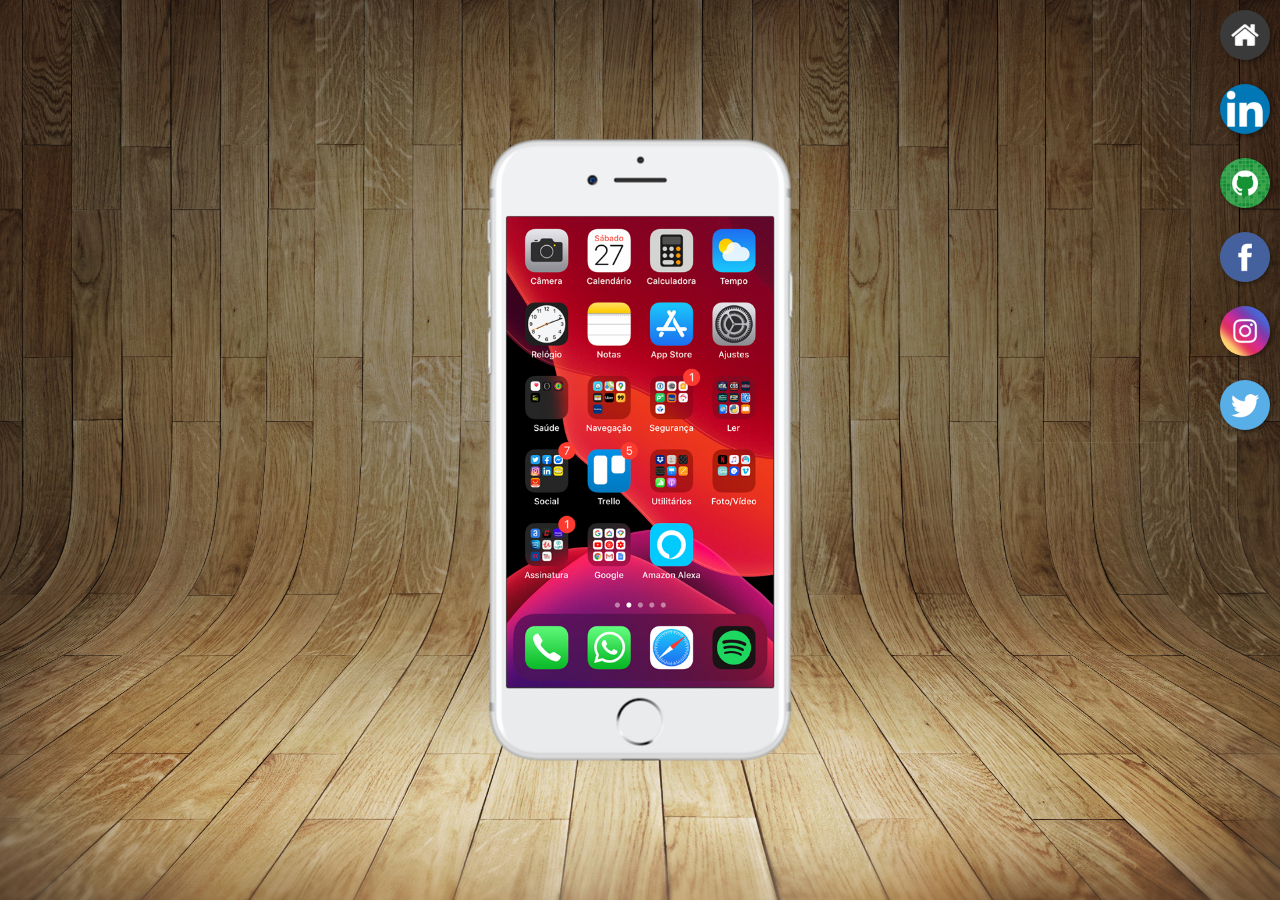
<file: index.html>
<!DOCTYPE html>
<html lang="pt-br">
<head>
    <meta charset="UTF-8">
    <meta http-equiv="X-UA-Compatible" content="IE=edge">
    <meta name="viewport" content="width=device-width, initial-scale=1.0">
    <link rel="shortcut icon" href="favicon.ico" type="image/x-icon">
    <link rel="stylesheet" href="estilos/style.css">
    <title>Projeto de Redes Sociais</title>

</head>
<body>
    <main>
        <section id="cel">
            <iframe src="home.html" frameborder="0" name="tela" id="tela">
                Seu Navegador Não é Compatível com Isso..
            </iframe>
        </section>
        <section id="sociais">
            <a href="home.html" target="tela"><img src="imagens/logo-home.jpg" alt="Home"></a> <br>
            <a href="linkedin.html" target="tela"><img src="imagens/logo-linkedin.jpg" alt="Youtube"></a> <br>
            <a href="github.html" target="tela"><img src="imagens/logo-github.jpg" alt="GitHub"></a> <br>
            <a href="facebook.html" target="tela"><img src="imagens/logo-facebook.jpg" alt="Facebook"></a> <br>
            <a href="instagram.html" target="tela"><img src="imagens/logo-instagram.jpg" alt="Instagram"></a> <br>
            <a href="twitter.html" target="tela"><img src="imagens/logo-twitter.jpg" alt="Twitter"></a>

        </section>
    </main>
</body>
</html>
</file>
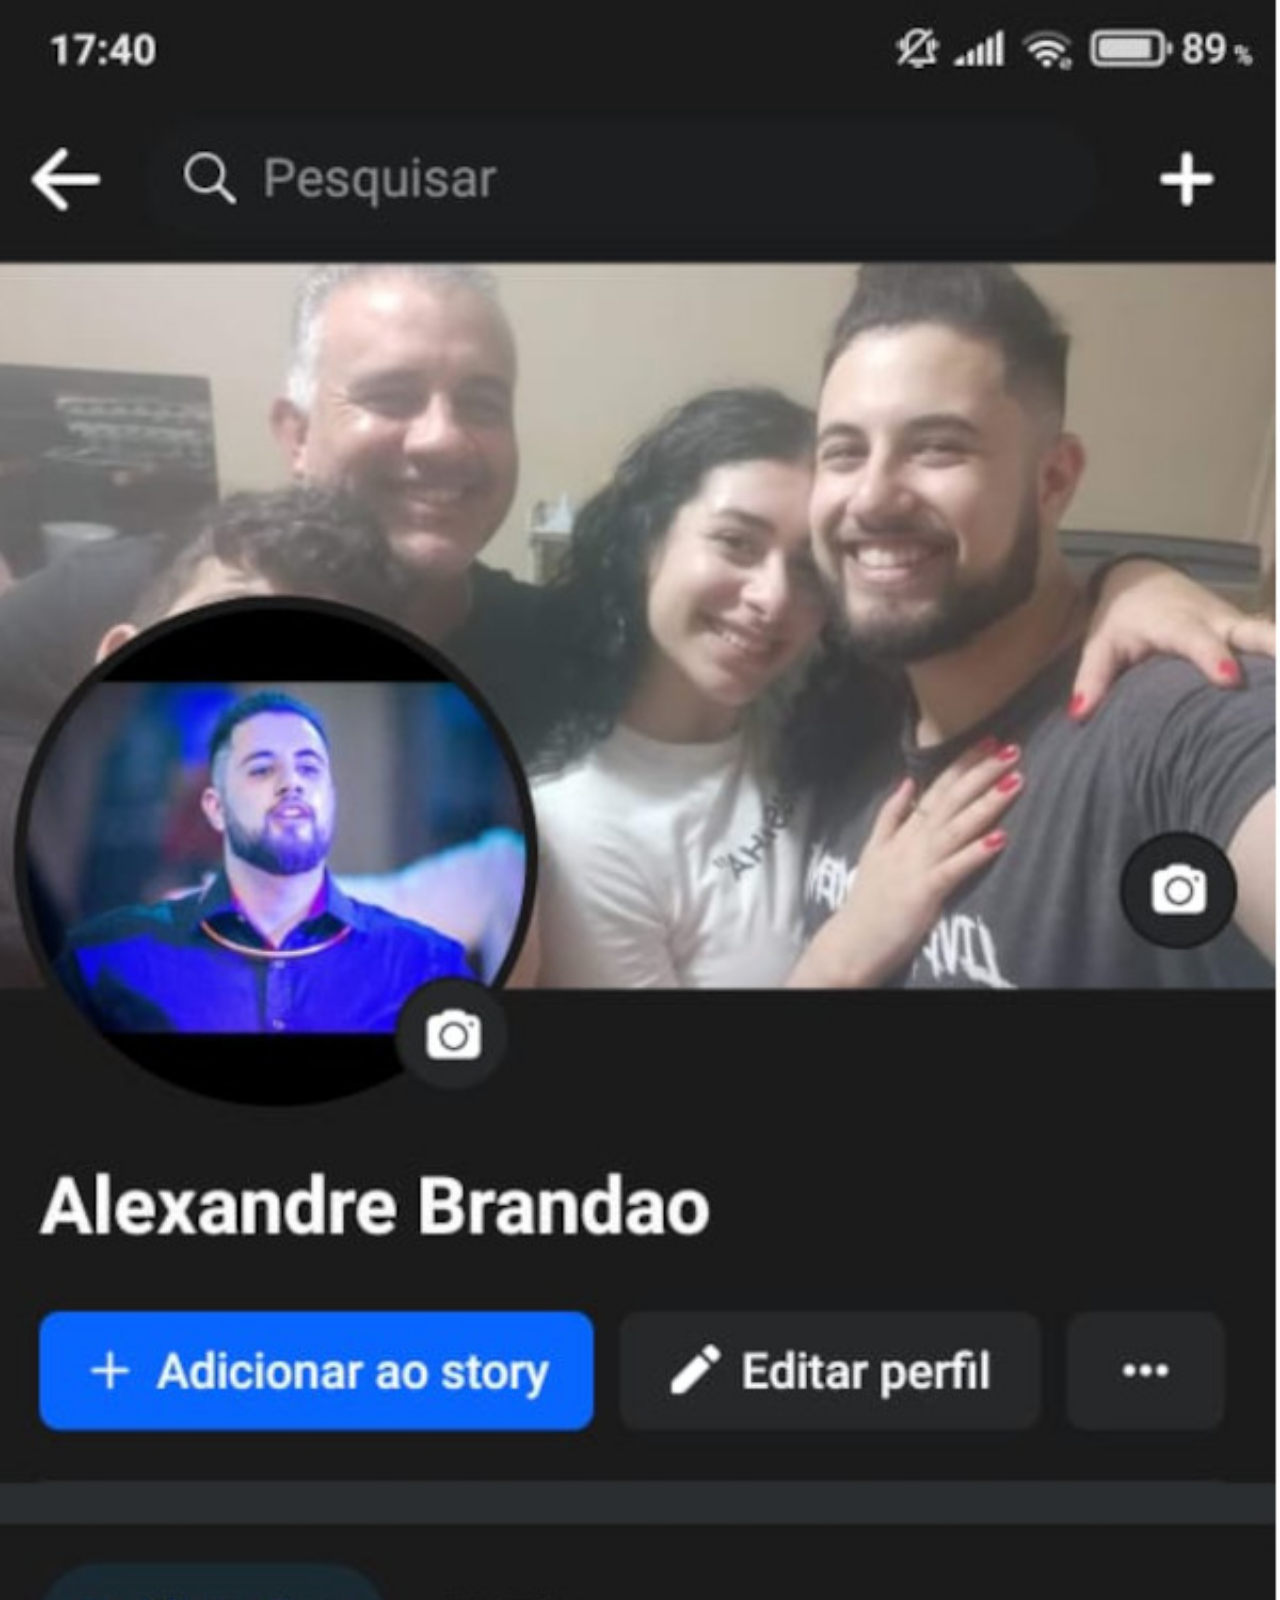
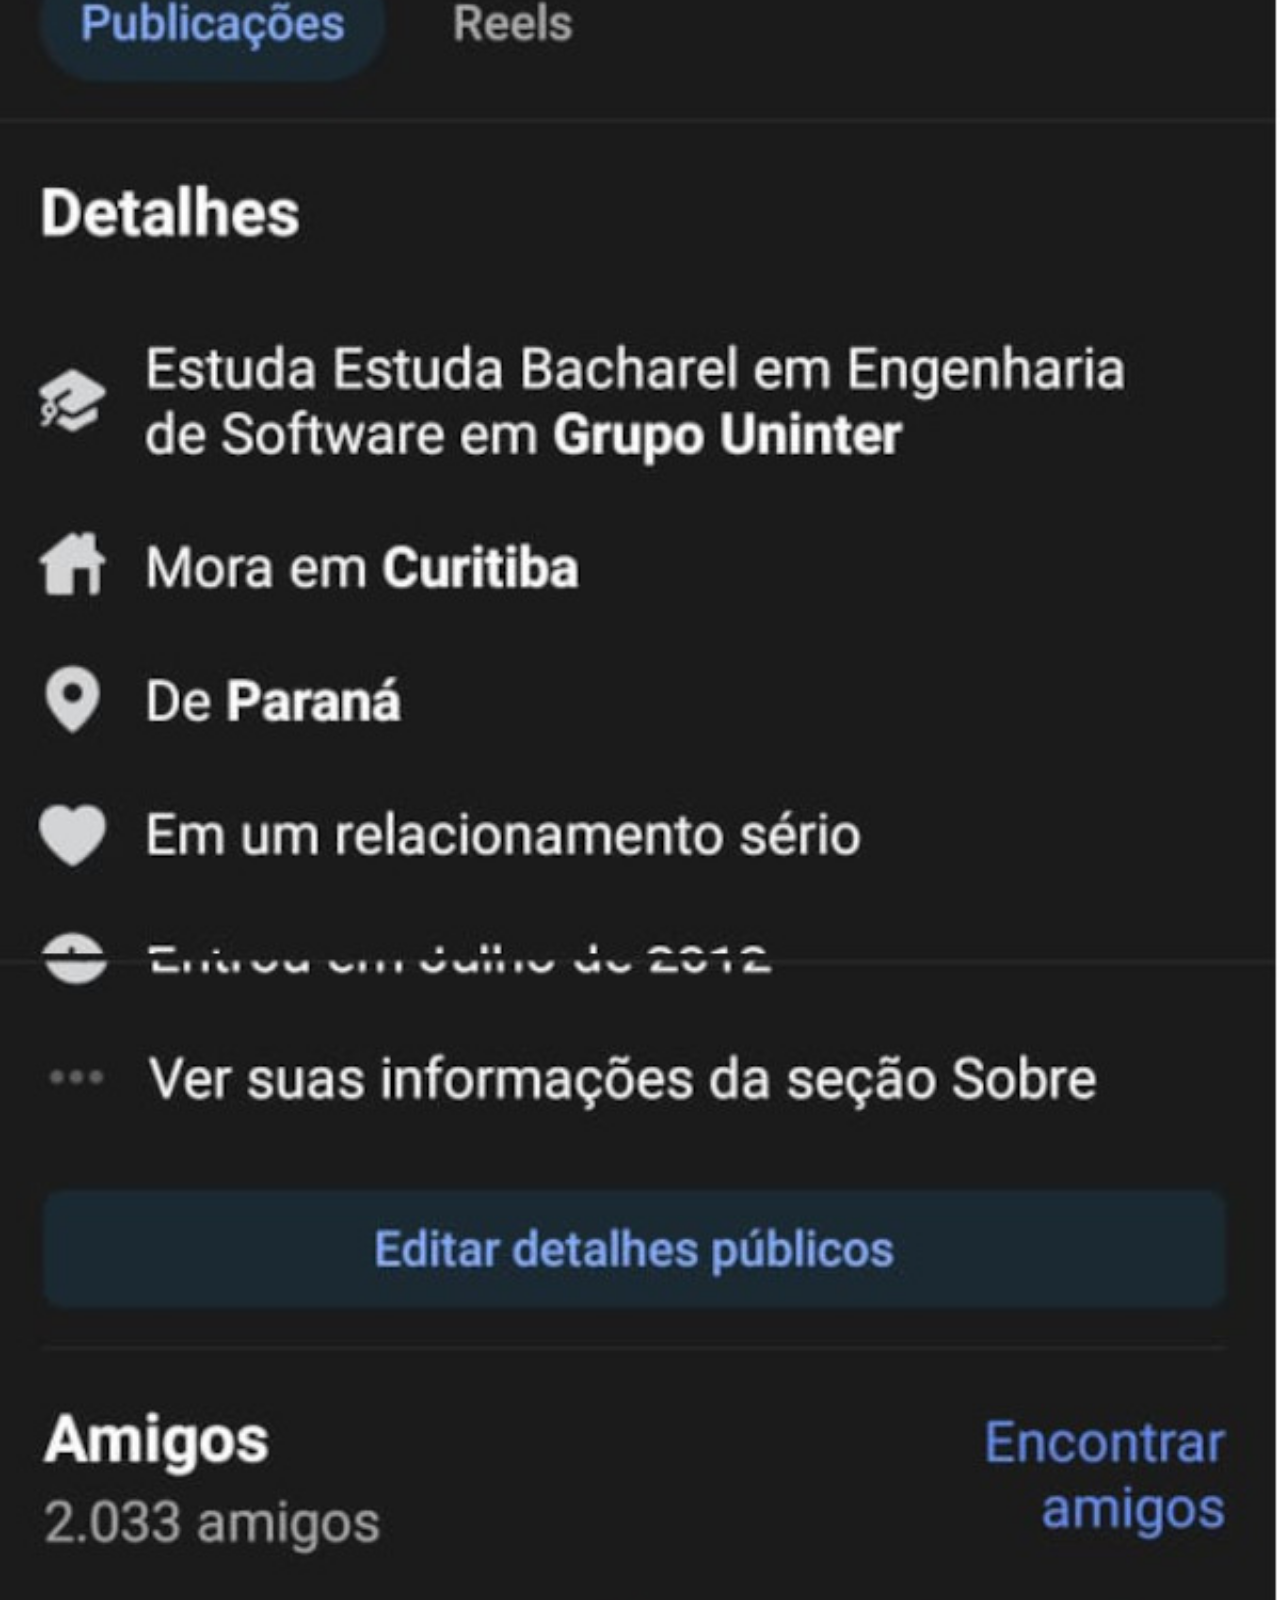
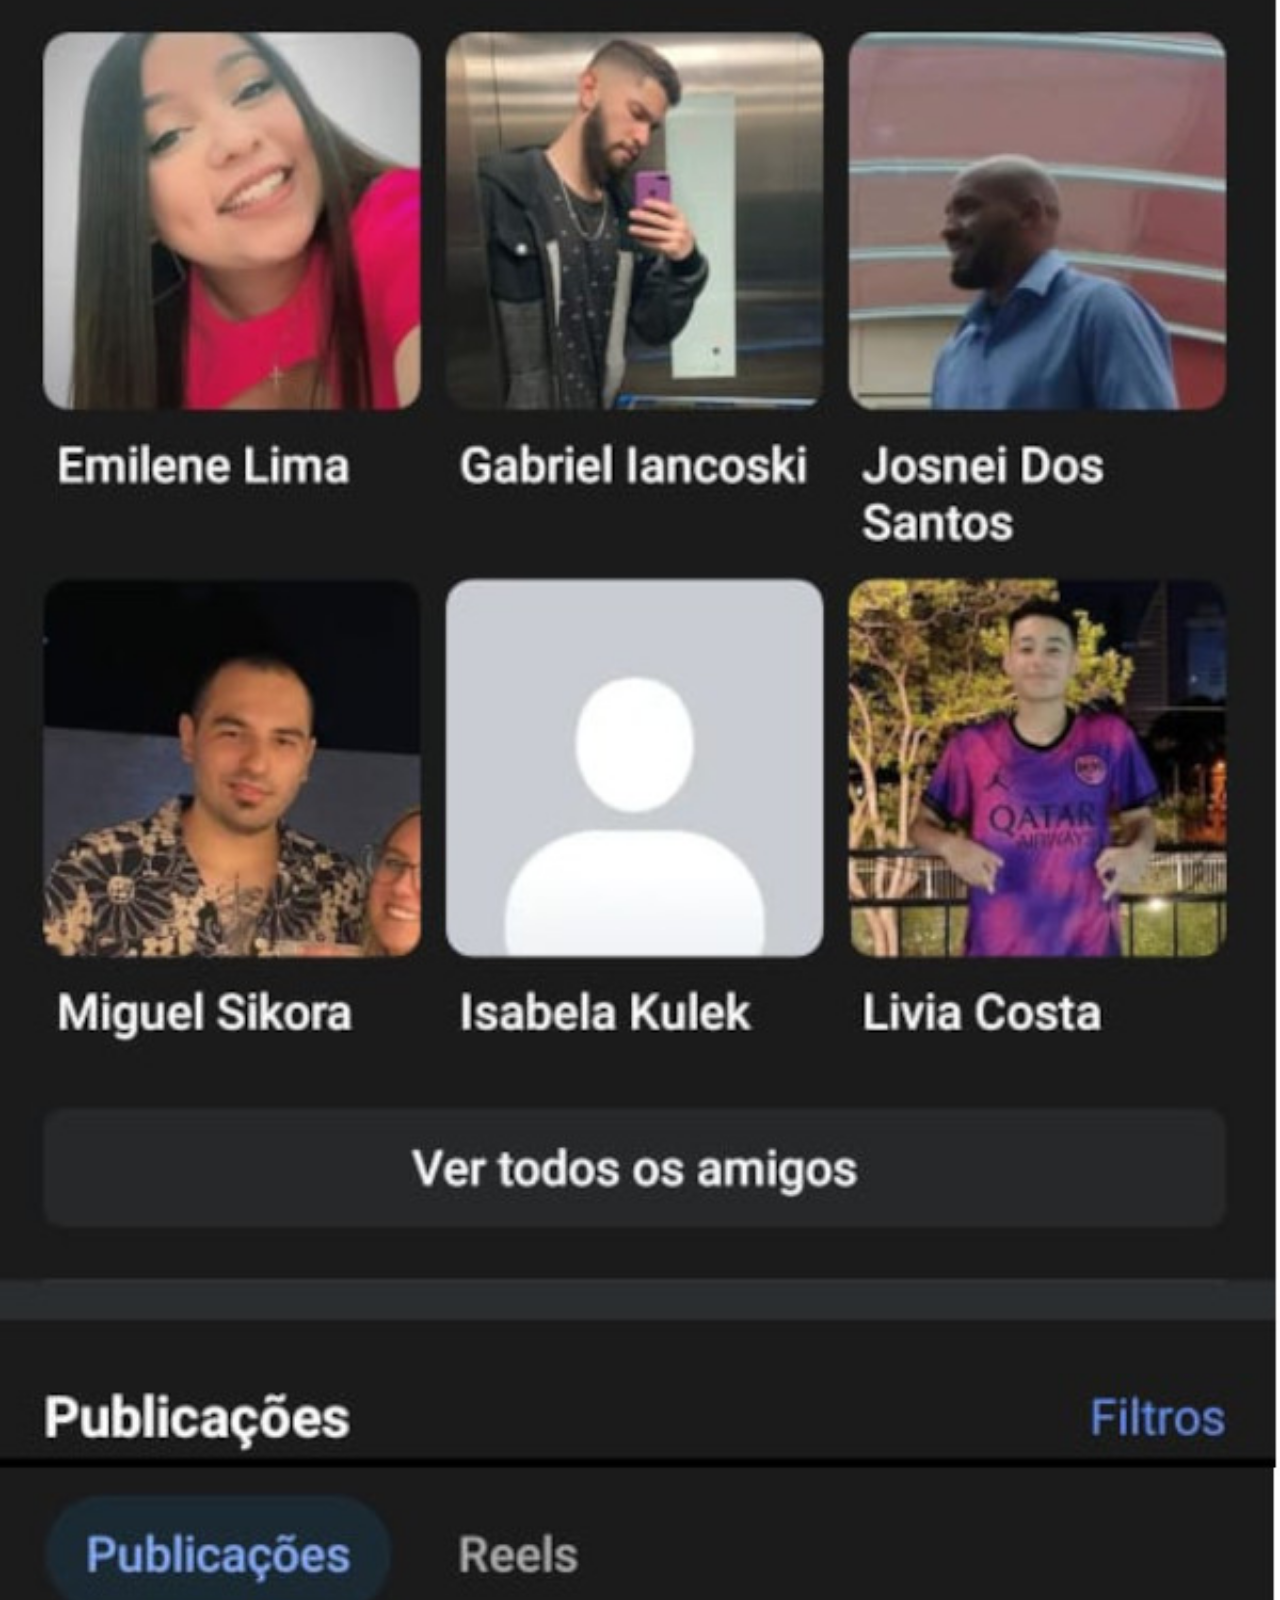
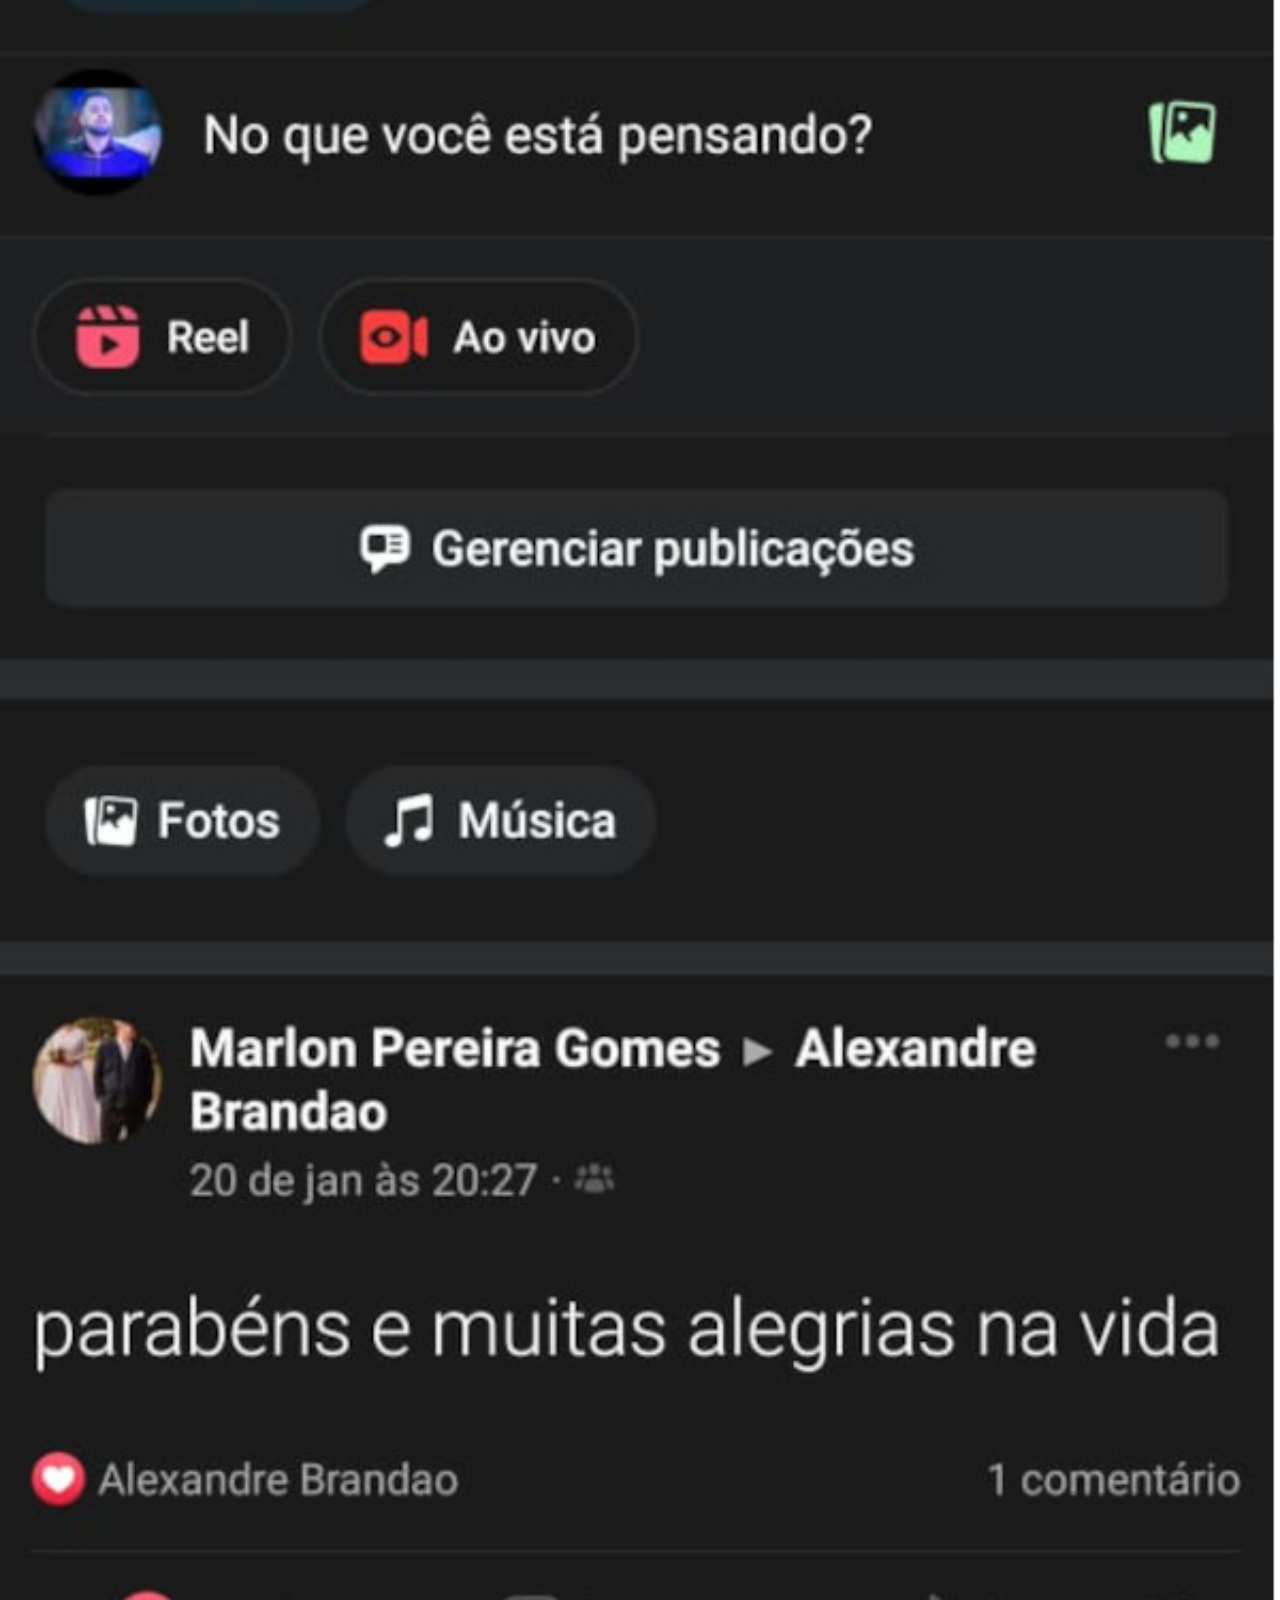
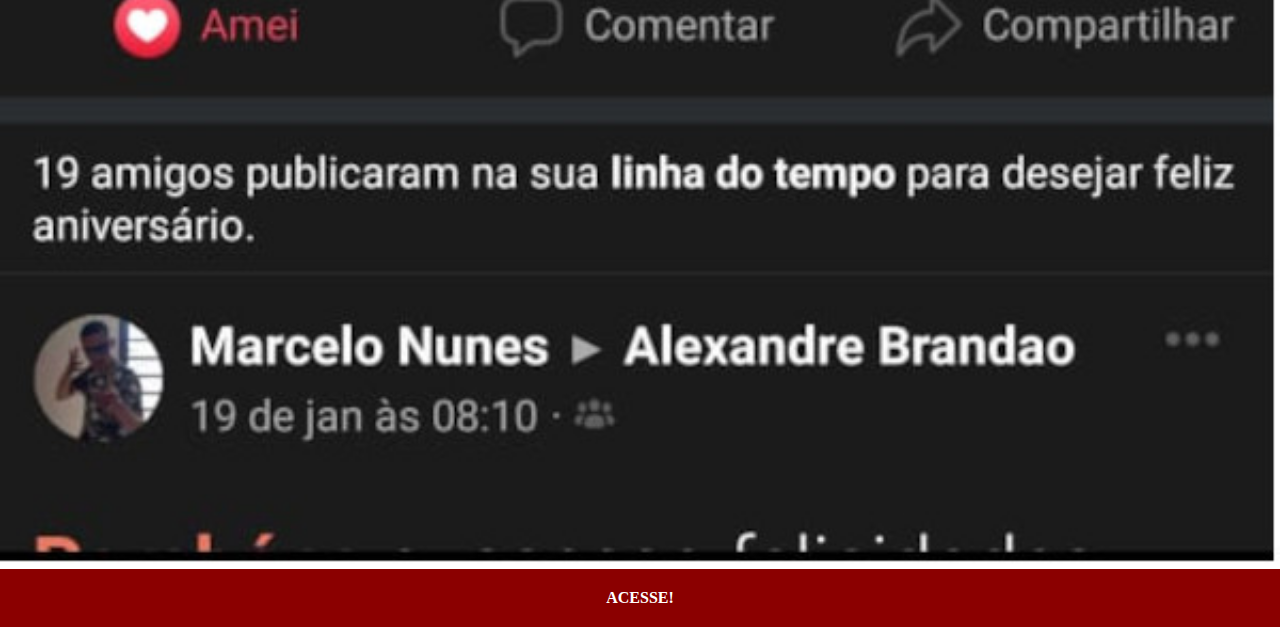
<file: facebook.html>
<!DOCTYPE html>
<html lang="pt-br">
<head>
    <meta charset="UTF-8">
    <meta http-equiv="X-UA-Compatible" content="IE=edge">
    <meta name="viewport" content="width=device-width, initial-scale=1.0">
    <title>Facebook</title>
    <link rel="stylesheet" href="estilos/social.css">
</head>
<body>
    <img src="imagens/tela-facebook.jpg" alt="Facebook">
    <a href="https://www.facebook.com/alexandre.pereirabrandao" target="_blank">ACESSE!</a>
    
</body>
</html>
</file>
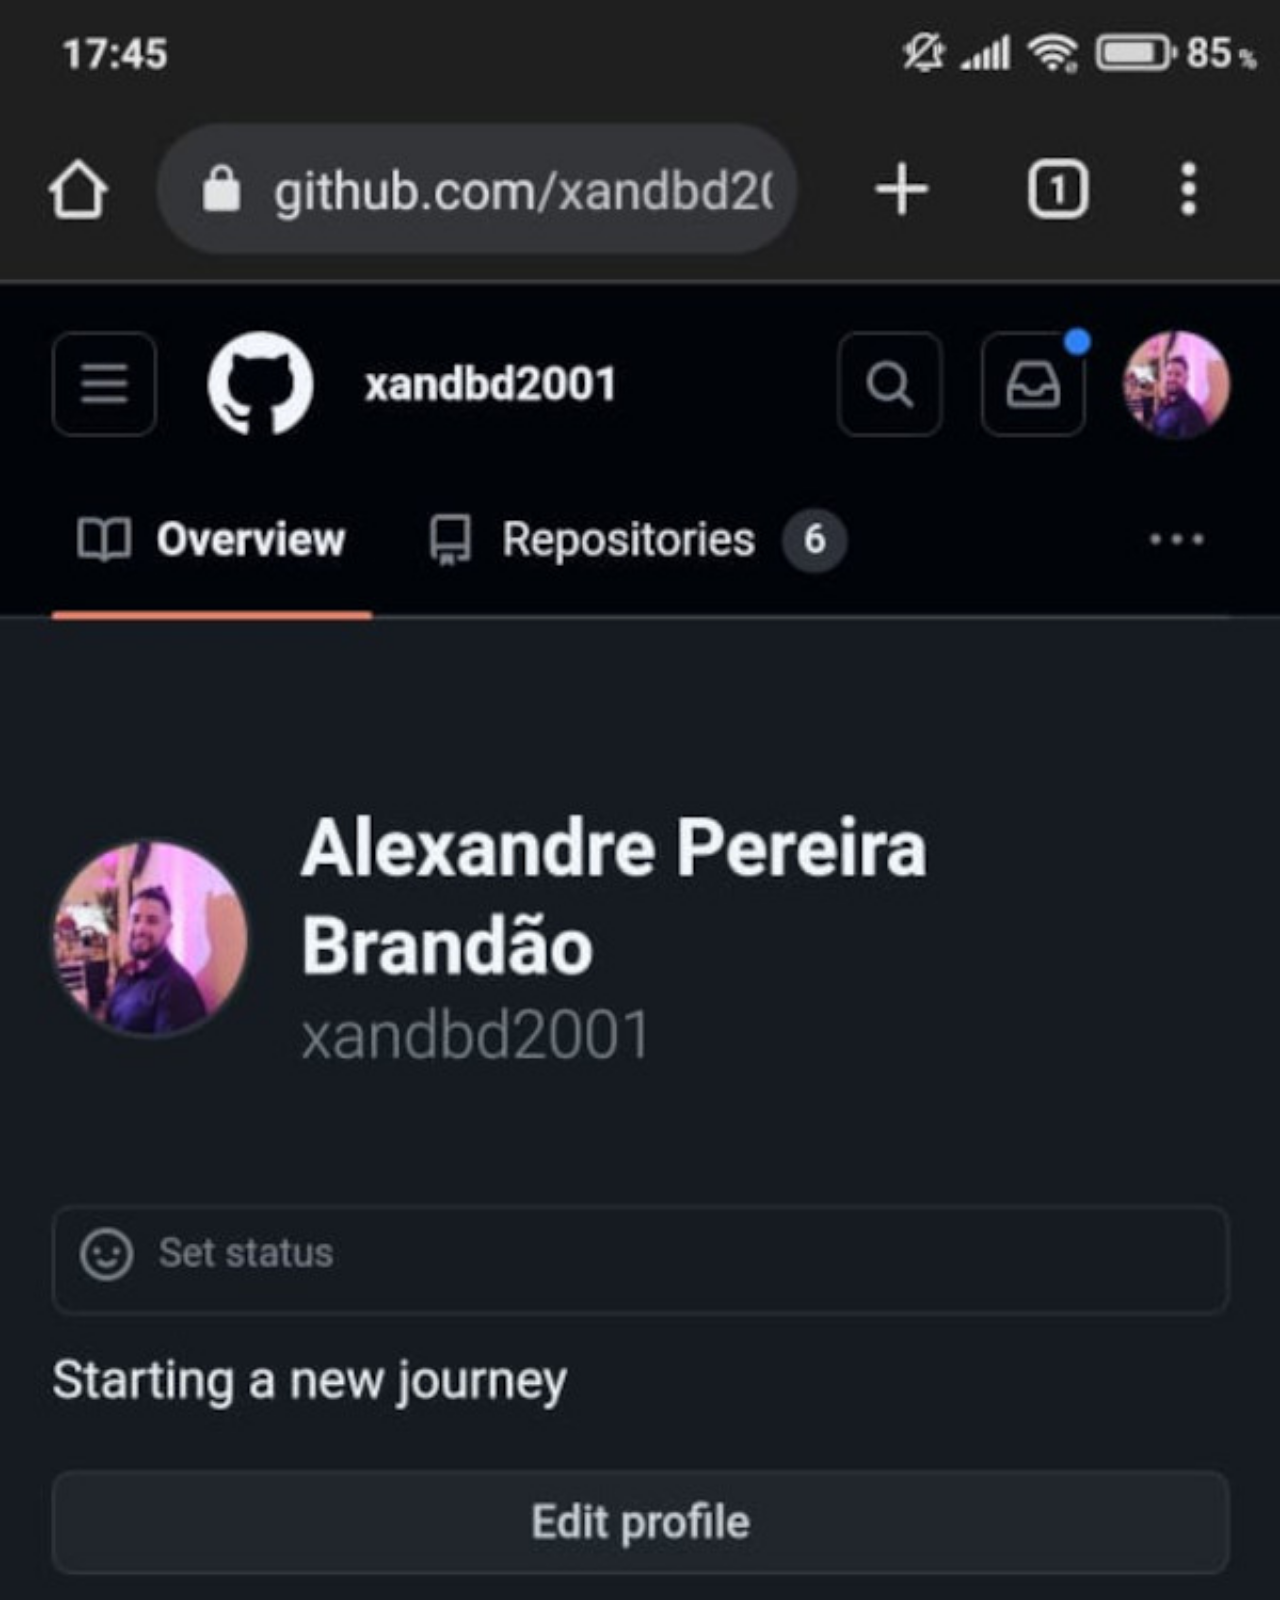
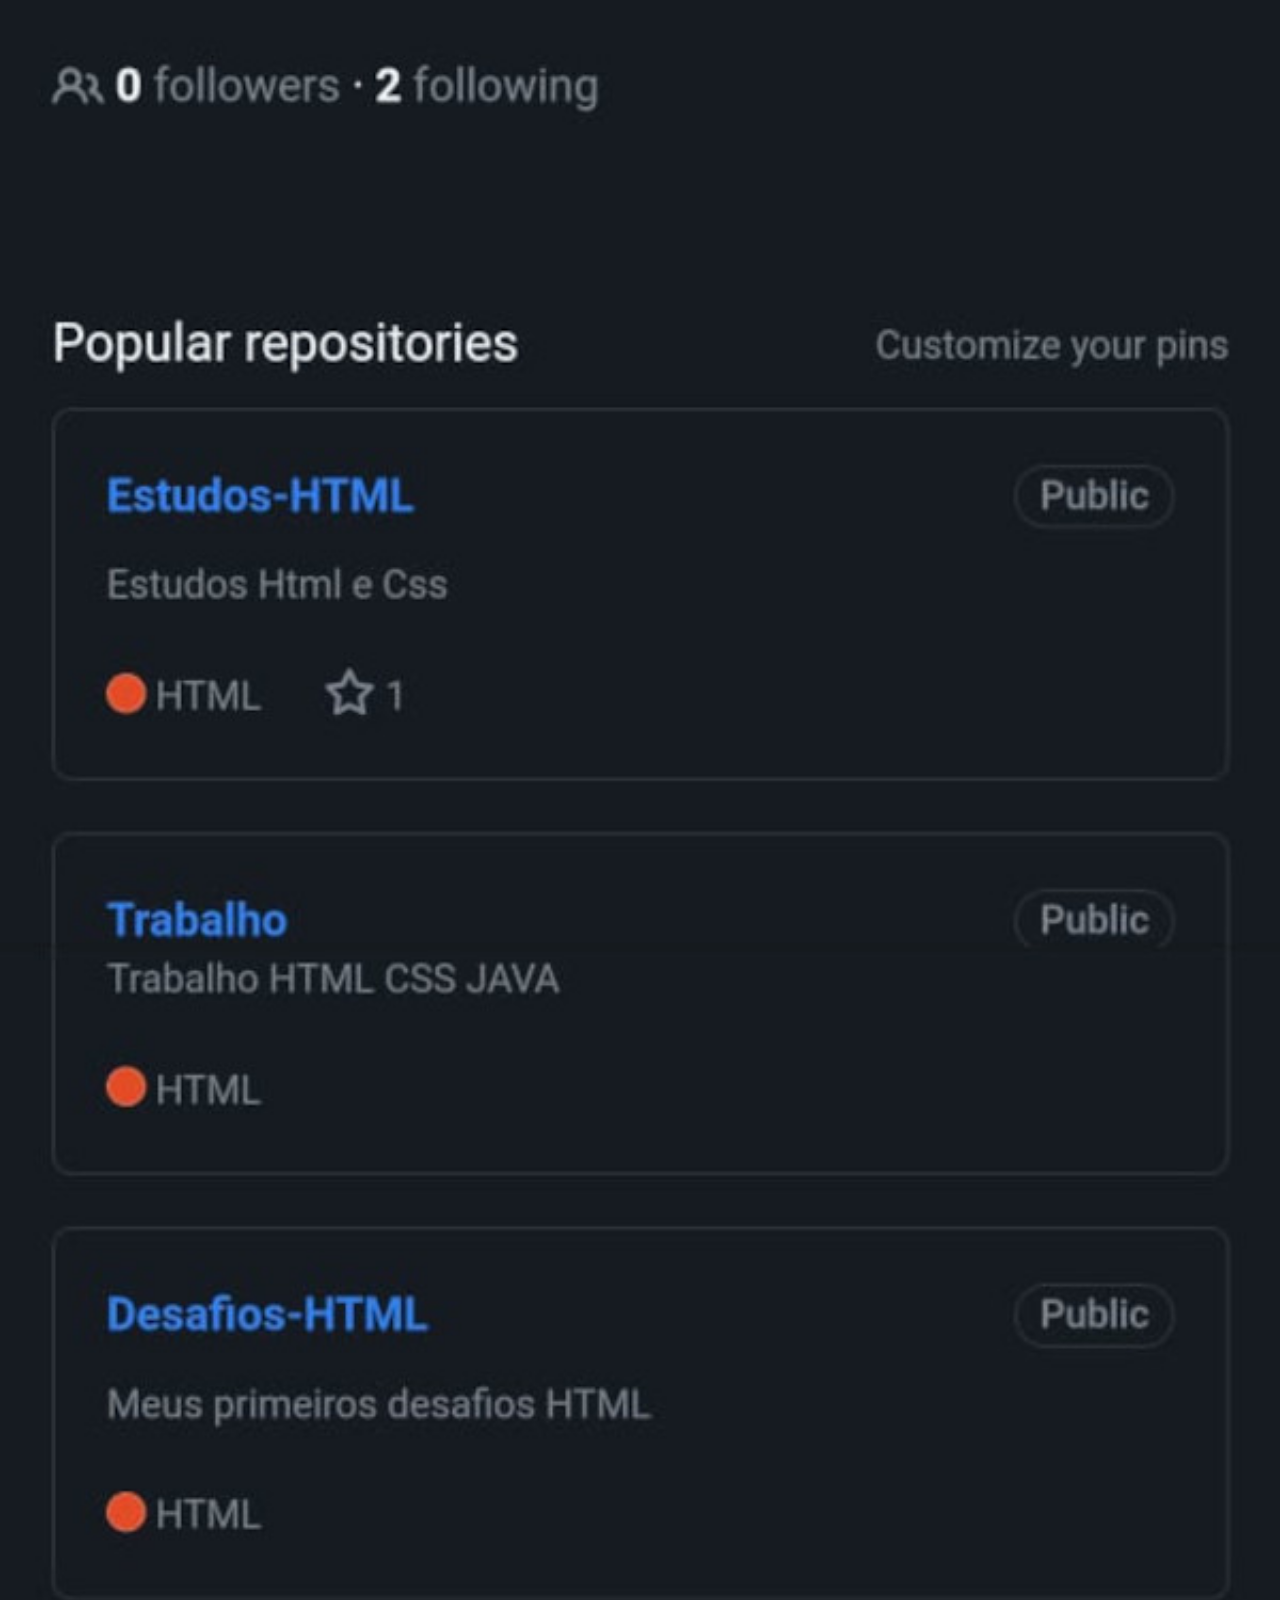
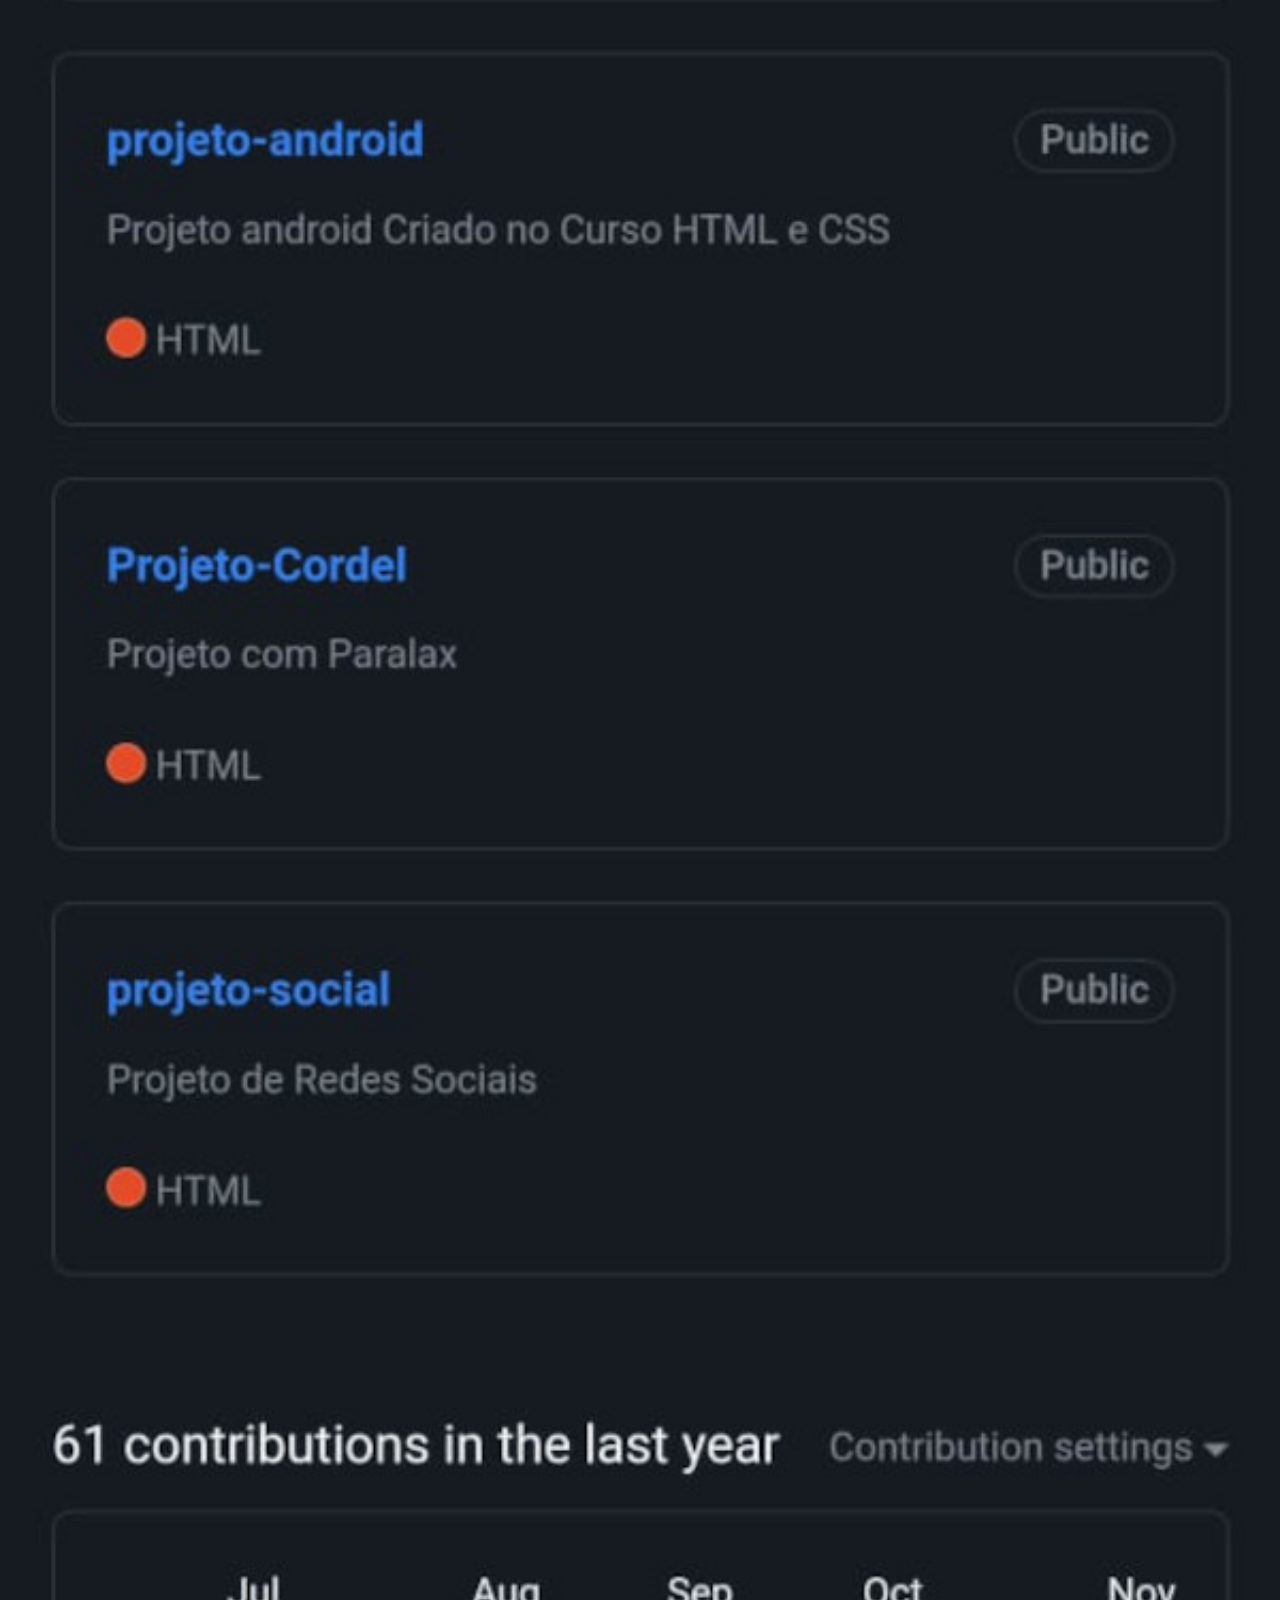
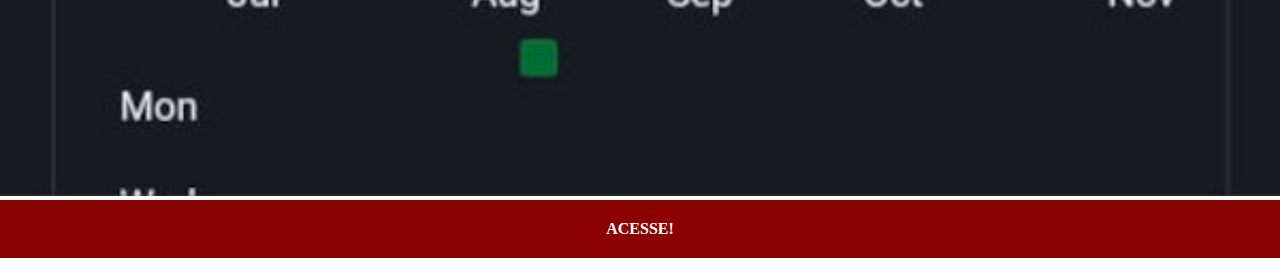
<file: github.html>
<!DOCTYPE html>
<html lang="pt-br">
<head>
    <meta charset="UTF-8">
    <meta http-equiv="X-UA-Compatible" content="IE=edge">
    <meta name="viewport" content="width=device-width, initial-scale=1.0">
    <title>GitHub</title>
    <link rel="stylesheet" href="estilos/social.css">
</head>
<body>
    <img src="imagens/tela-github.jpg" alt="GitHub">
    <a href="https://github.com/xandbd2001" target="_blank">ACESSE!</a>
    
</body>
</html>
</file>
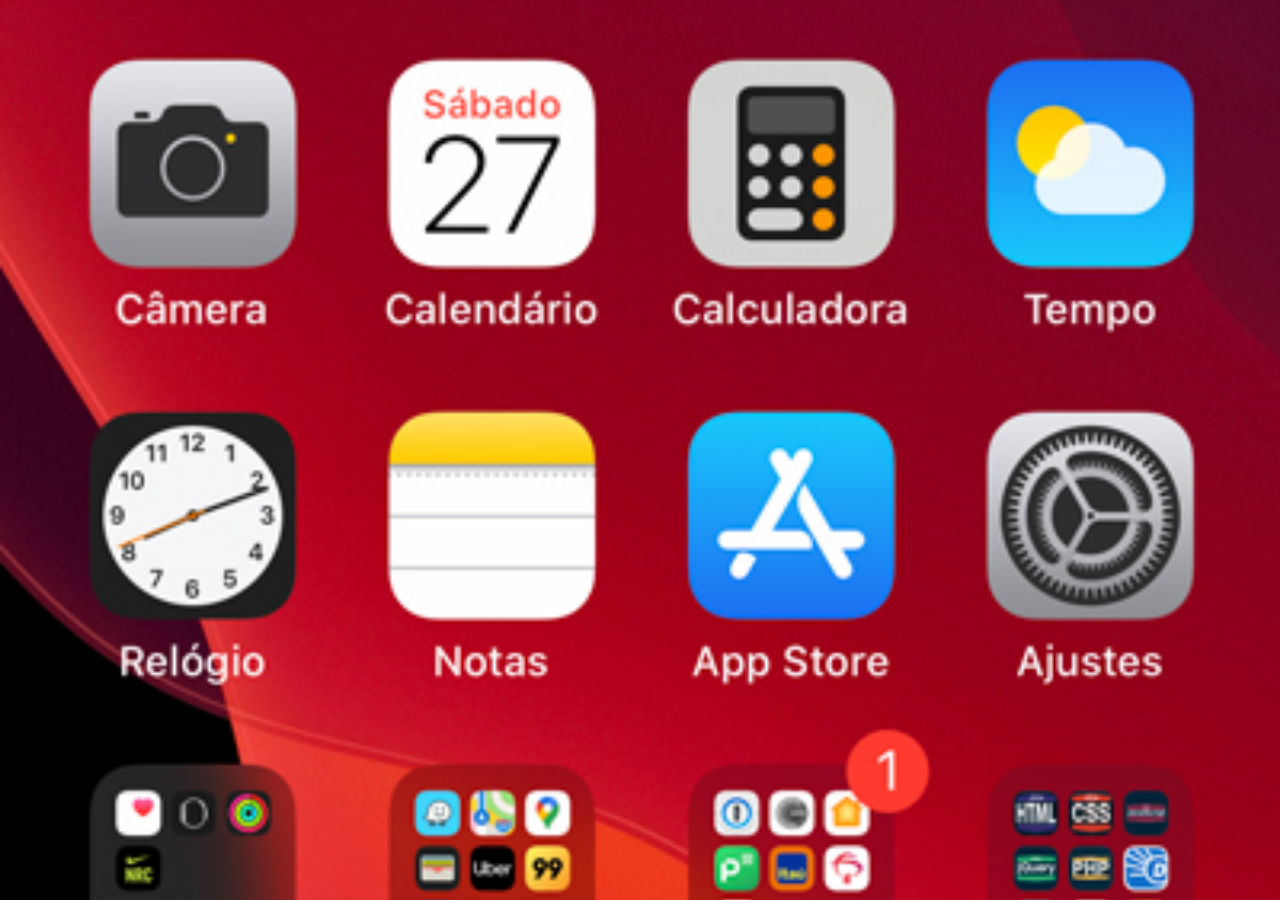
<file: home.html>
<!DOCTYPE html>
<html lang="pt-br">
<head>
    <meta charset="UTF-8">
    <meta http-equiv="X-UA-Compatible" content="IE=edge">
    <meta name="viewport" content="width=device-width, initial-scale=1.0">
    <title>Home</title>
</head>
<style>
    * {
        margin: 0px;
        padding: 0px;
    }

    body {
        width: 100vw;
        height: 100vh;
        background: black url(imagens/tela-home.jpg) no-repeat top center;
        background-size: cover;
    }
</style>
<body>
    
</body>
</html>
</file>
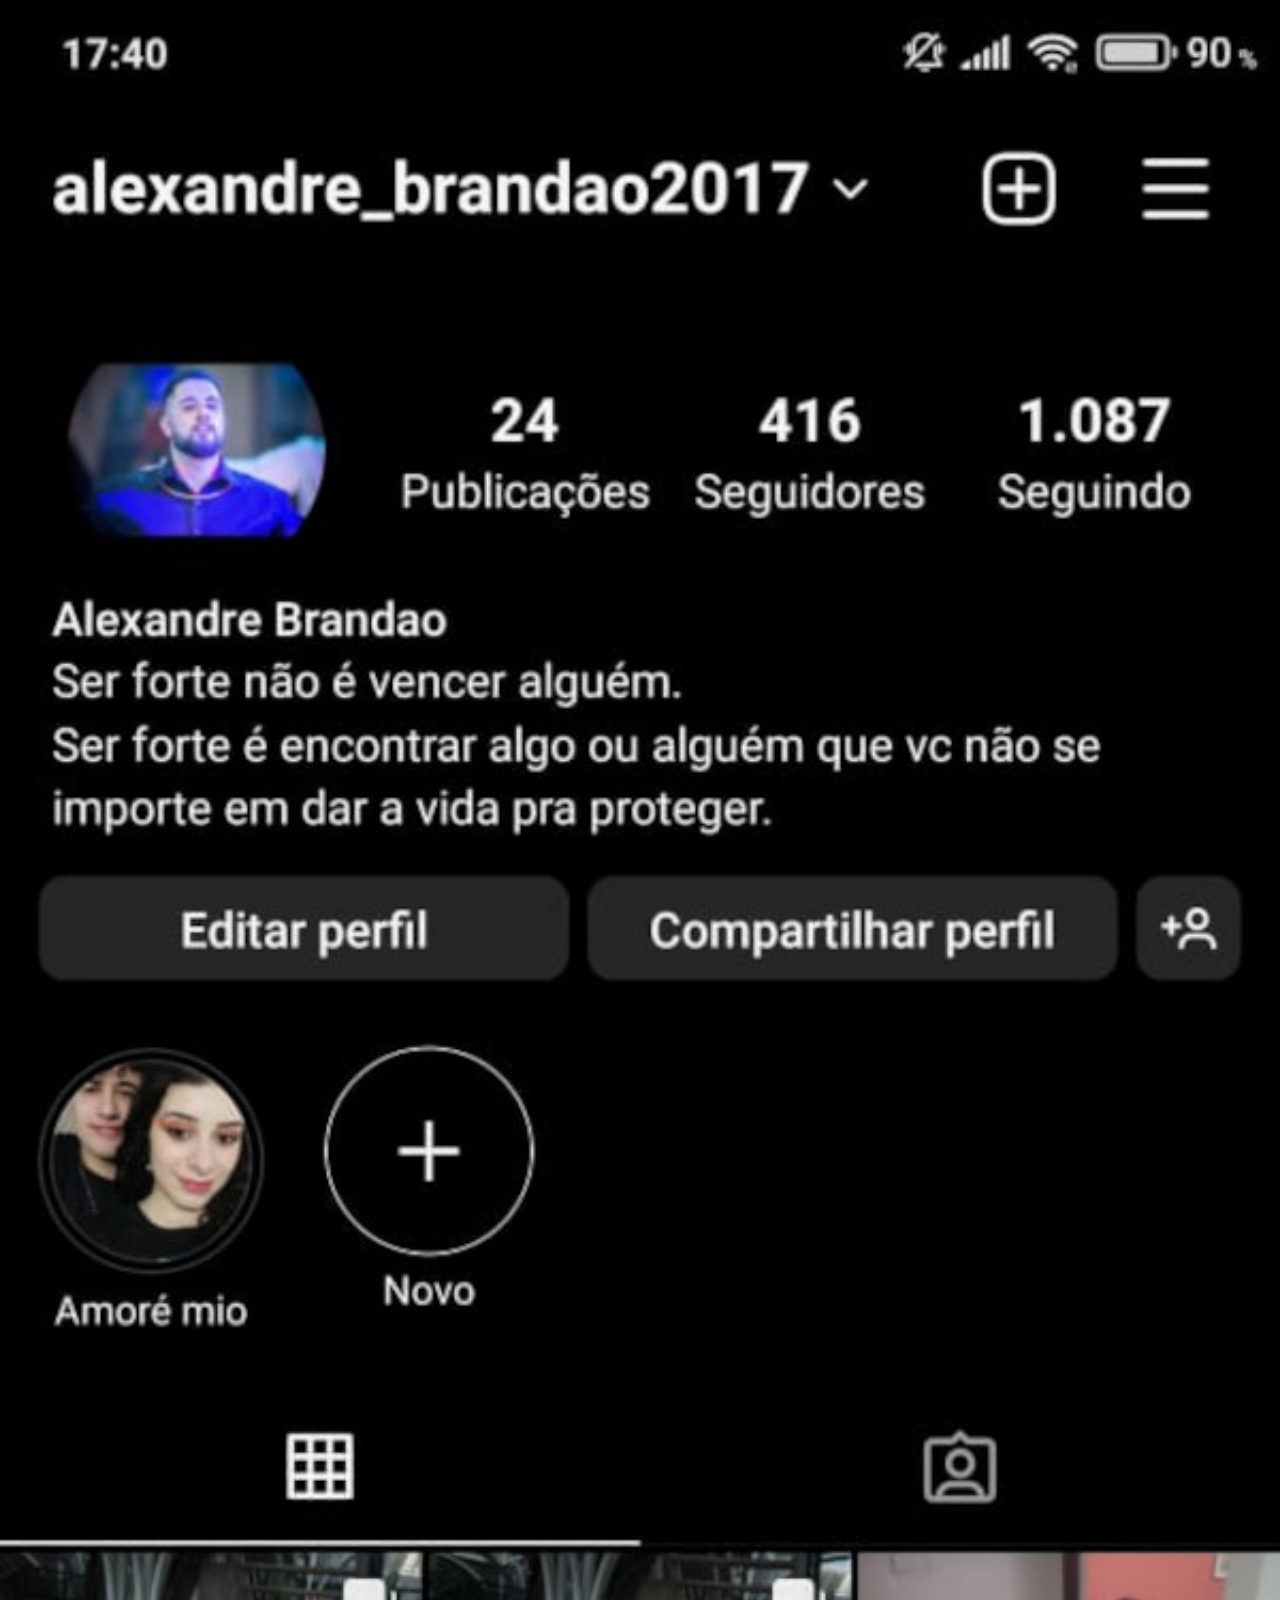
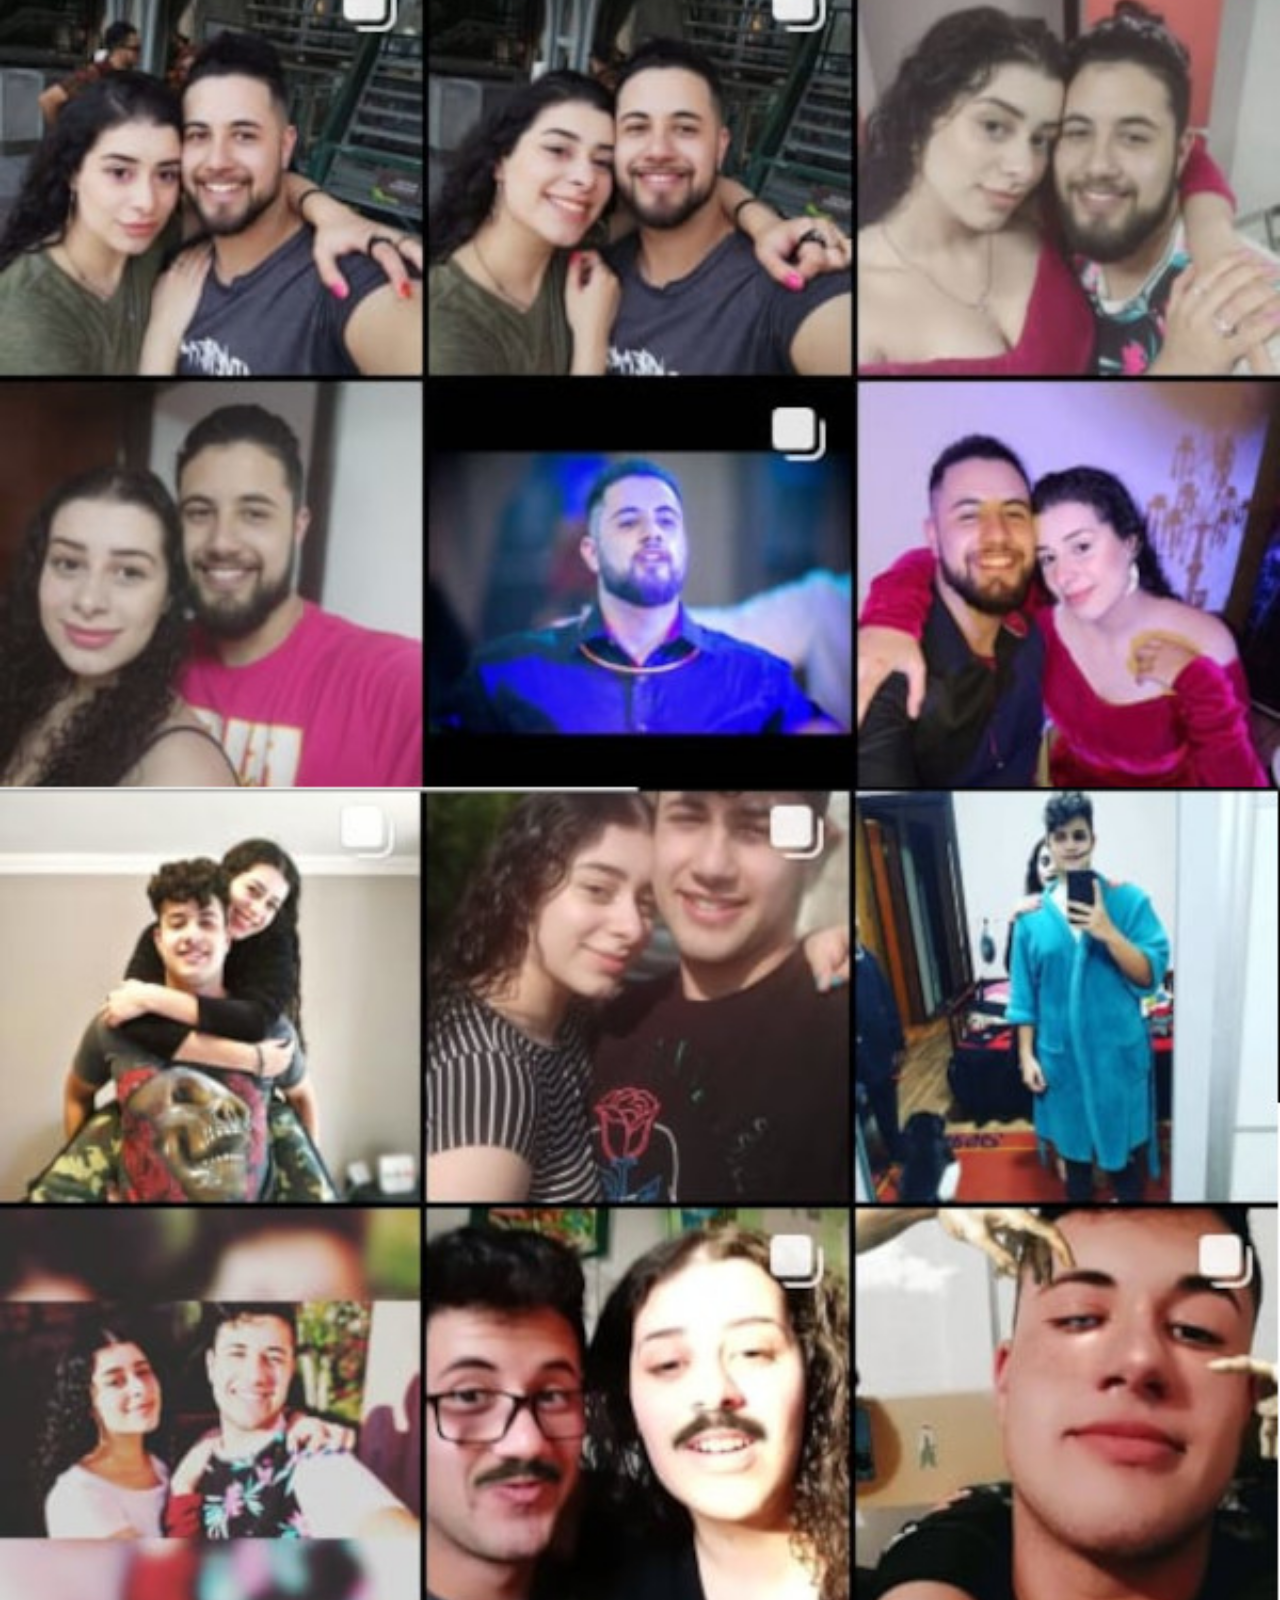
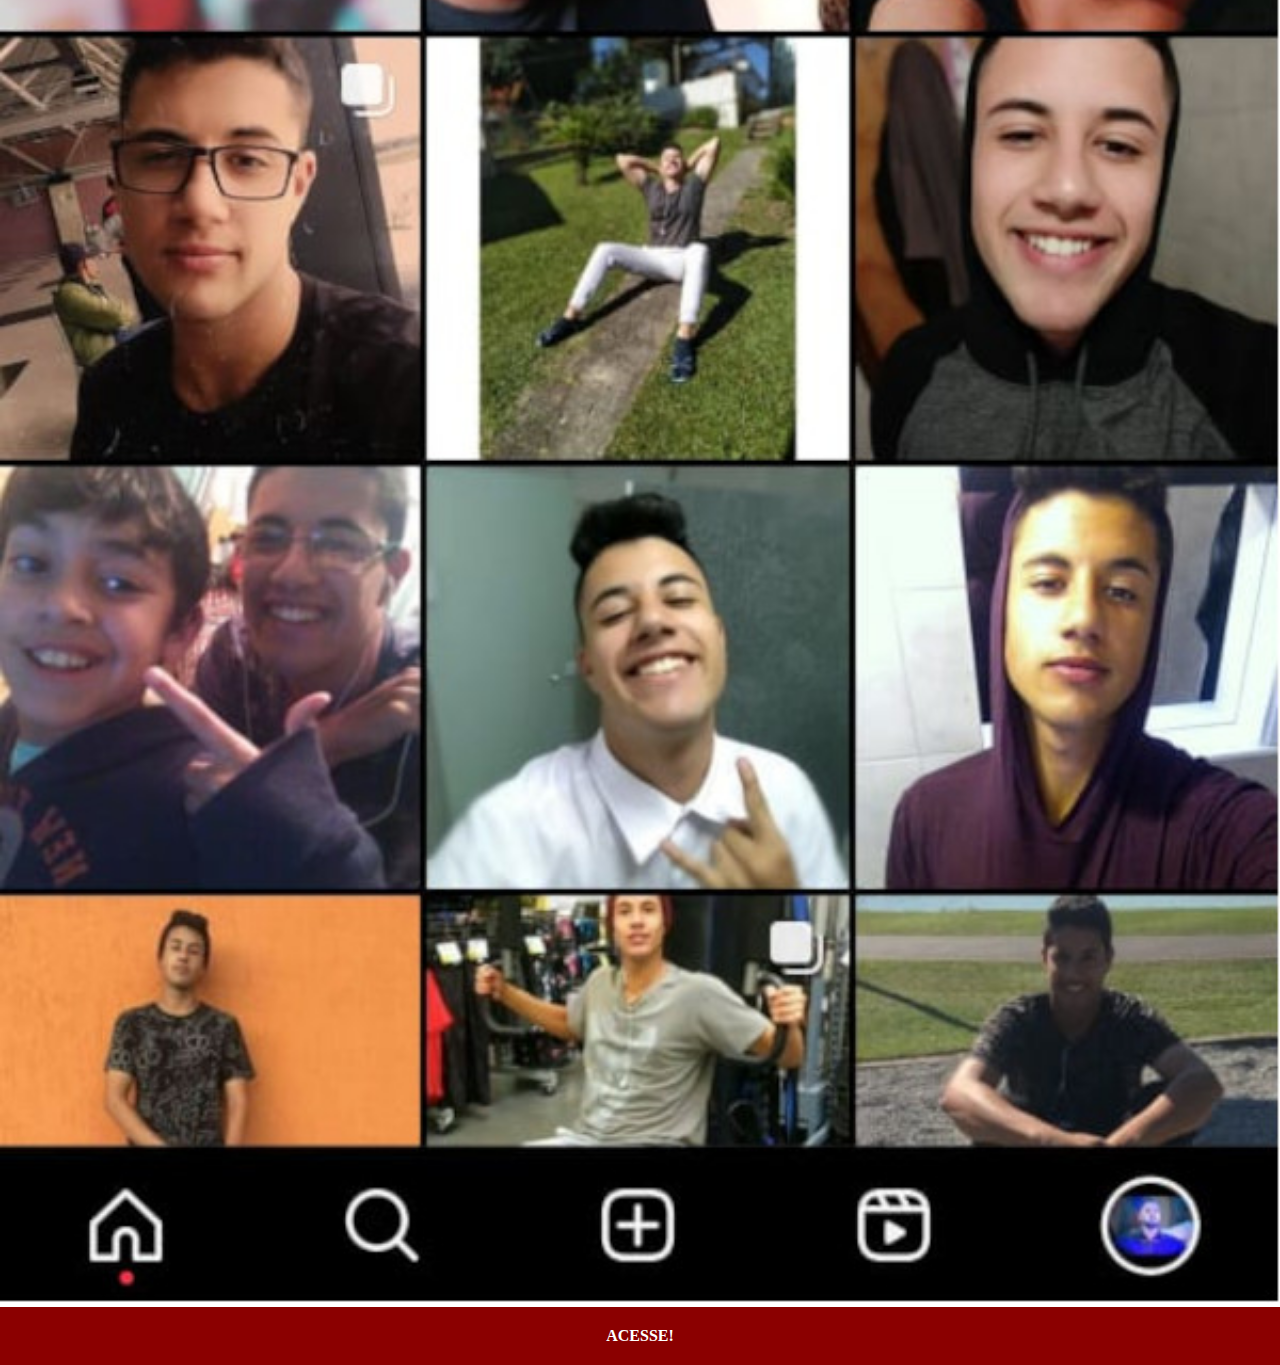
<file: instagram.html>
<!DOCTYPE html>
<html lang="pt-br">
<head>
    <meta charset="UTF-8">
    <meta http-equiv="X-UA-Compatible" content="IE=edge">
    <meta name="viewport" content="width=device-width, initial-scale=1.0">
    <title>Instagram</title>
    <link rel="stylesheet" href="estilos/social.css">
</head>
<body>
    <img src="imagens/tela-instagram.jpg" alt="Instagram">
    <a href="https://www.instagram.com/alexandre_brandao2017/" target="_blank">ACESSE!</a>
    
</body>
</html>
</file>
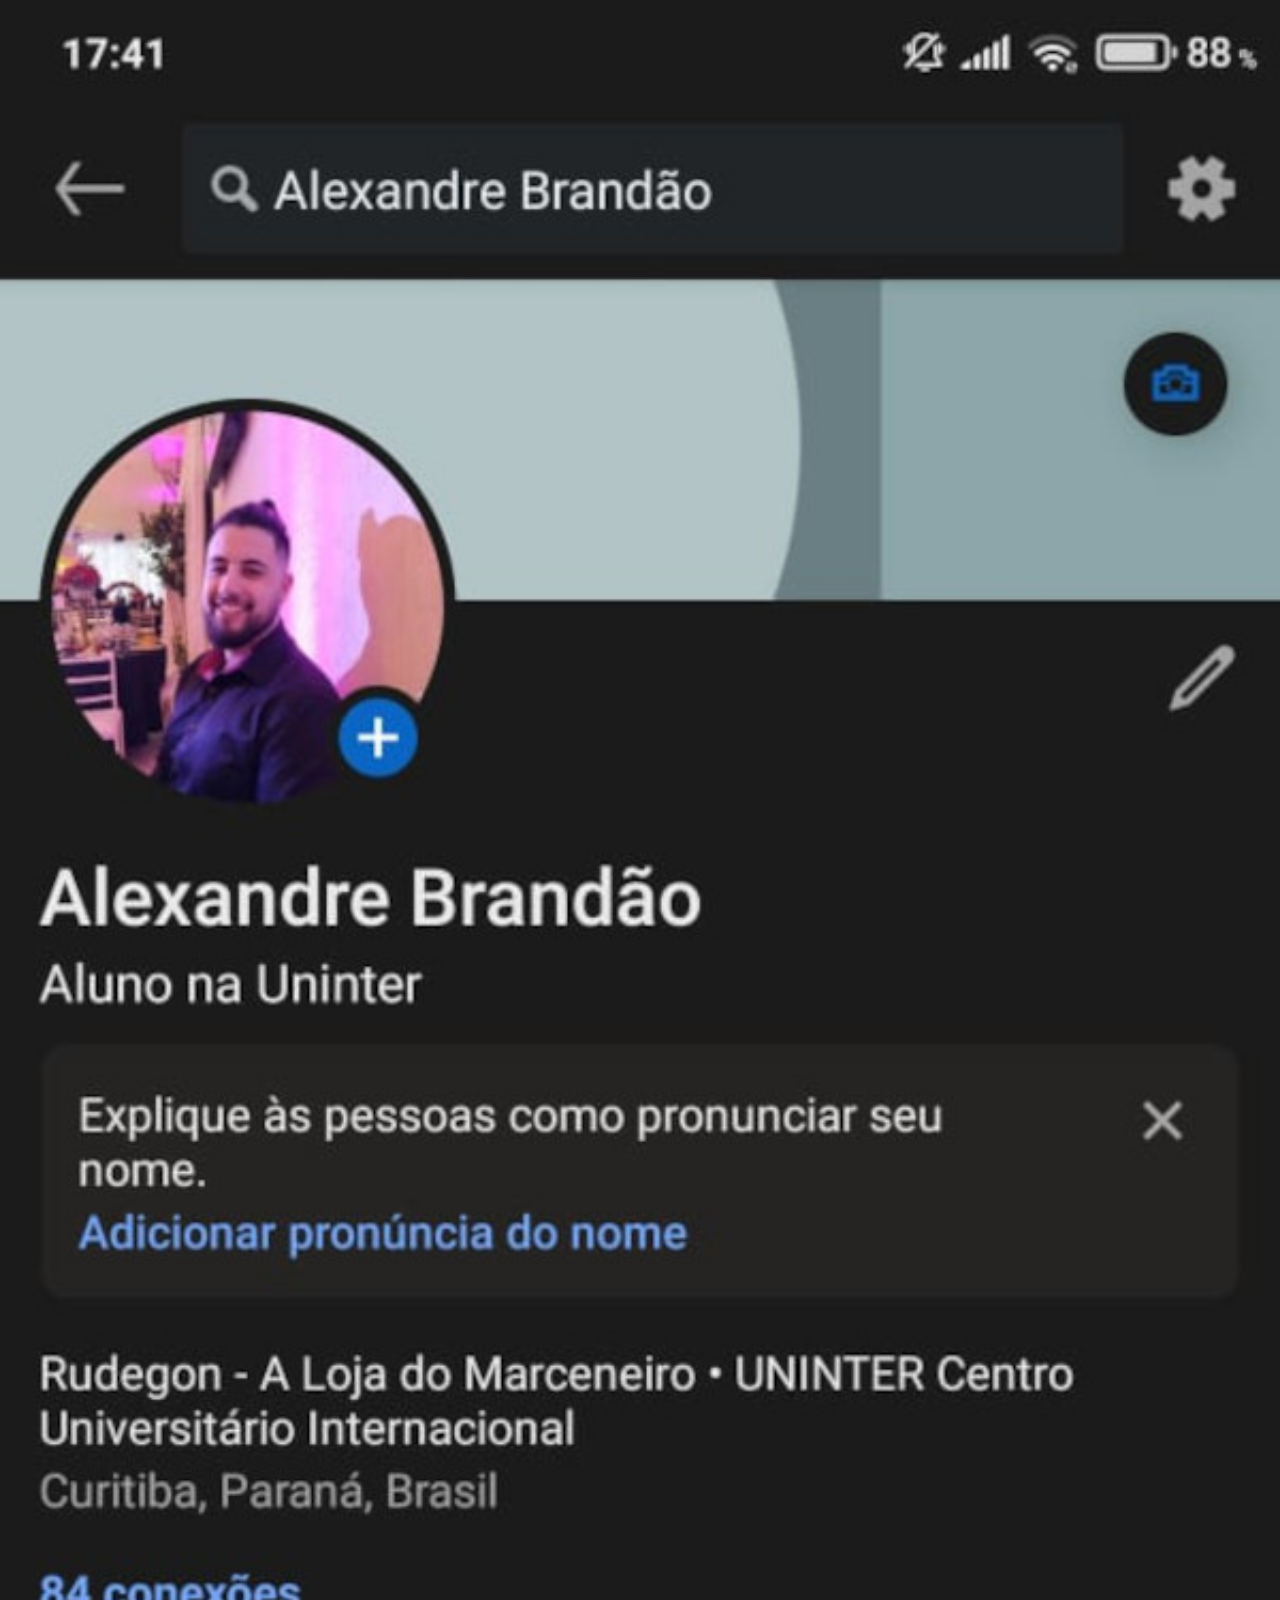
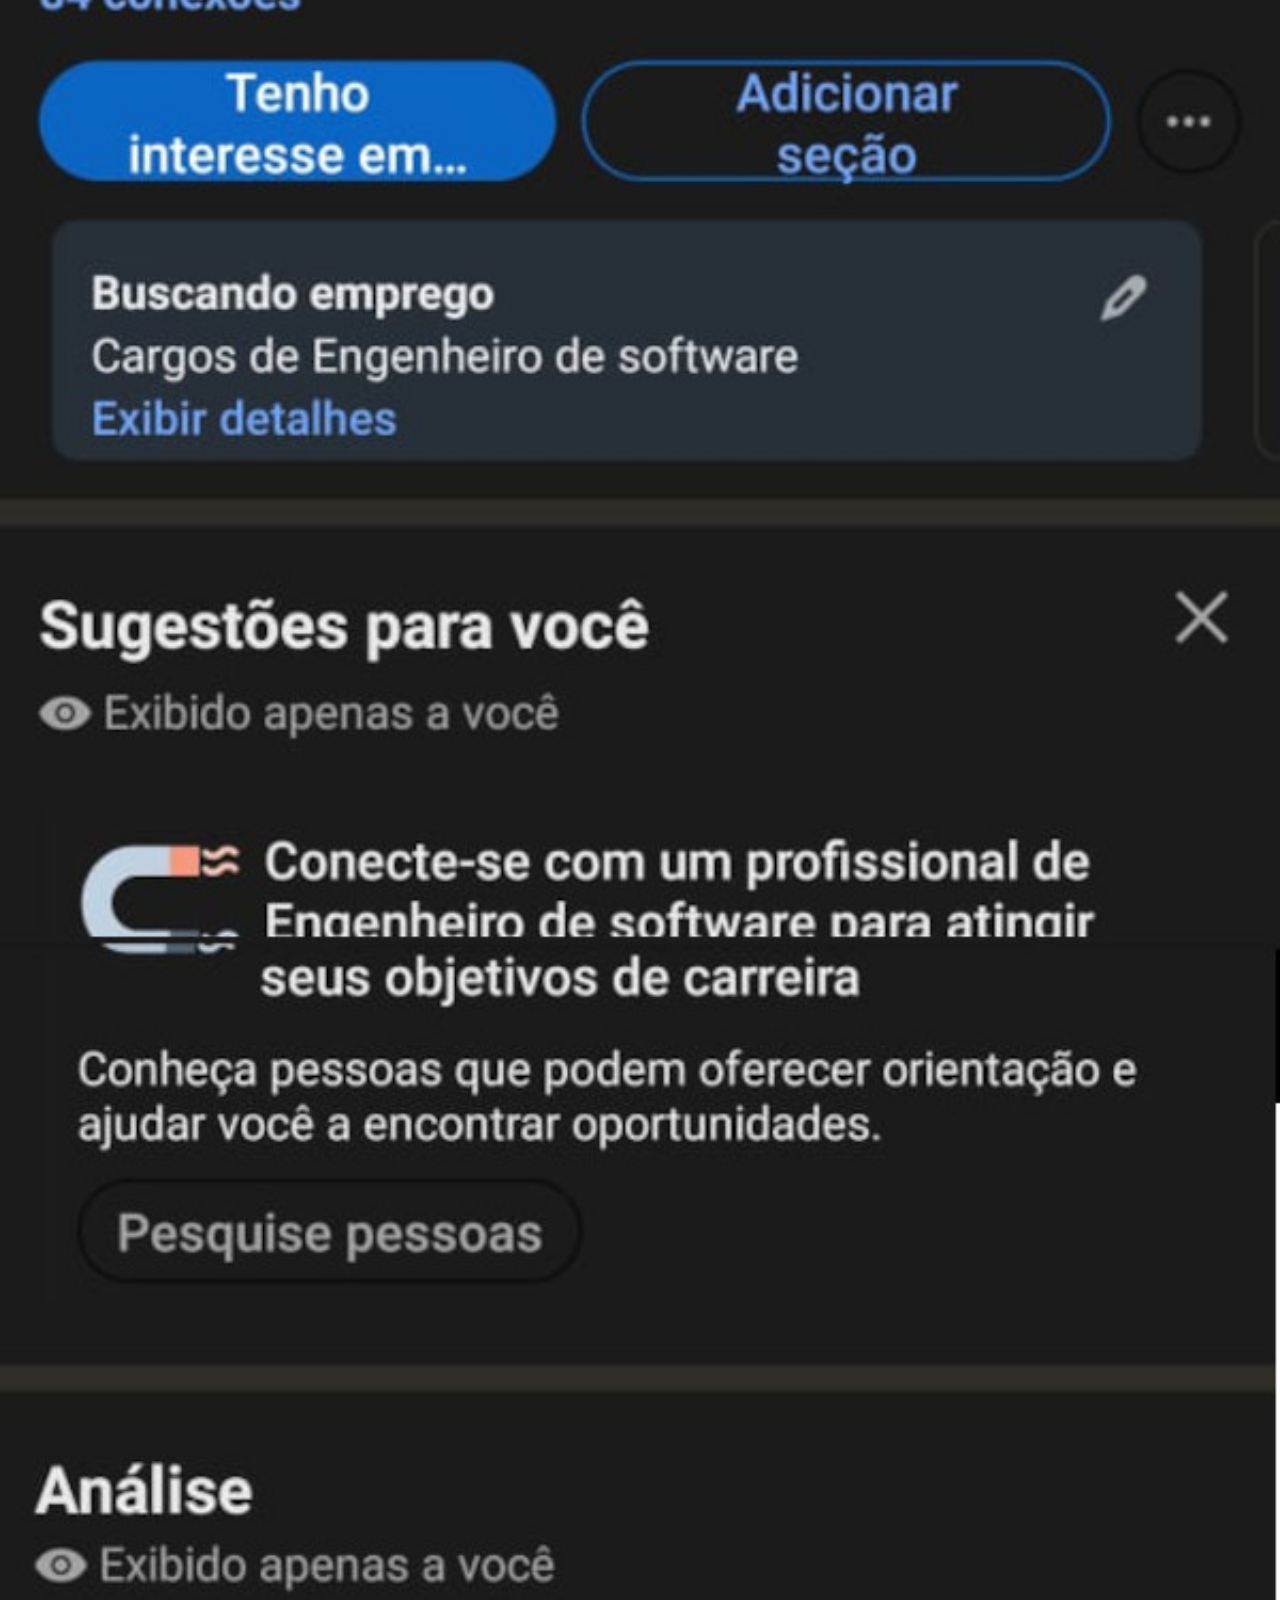
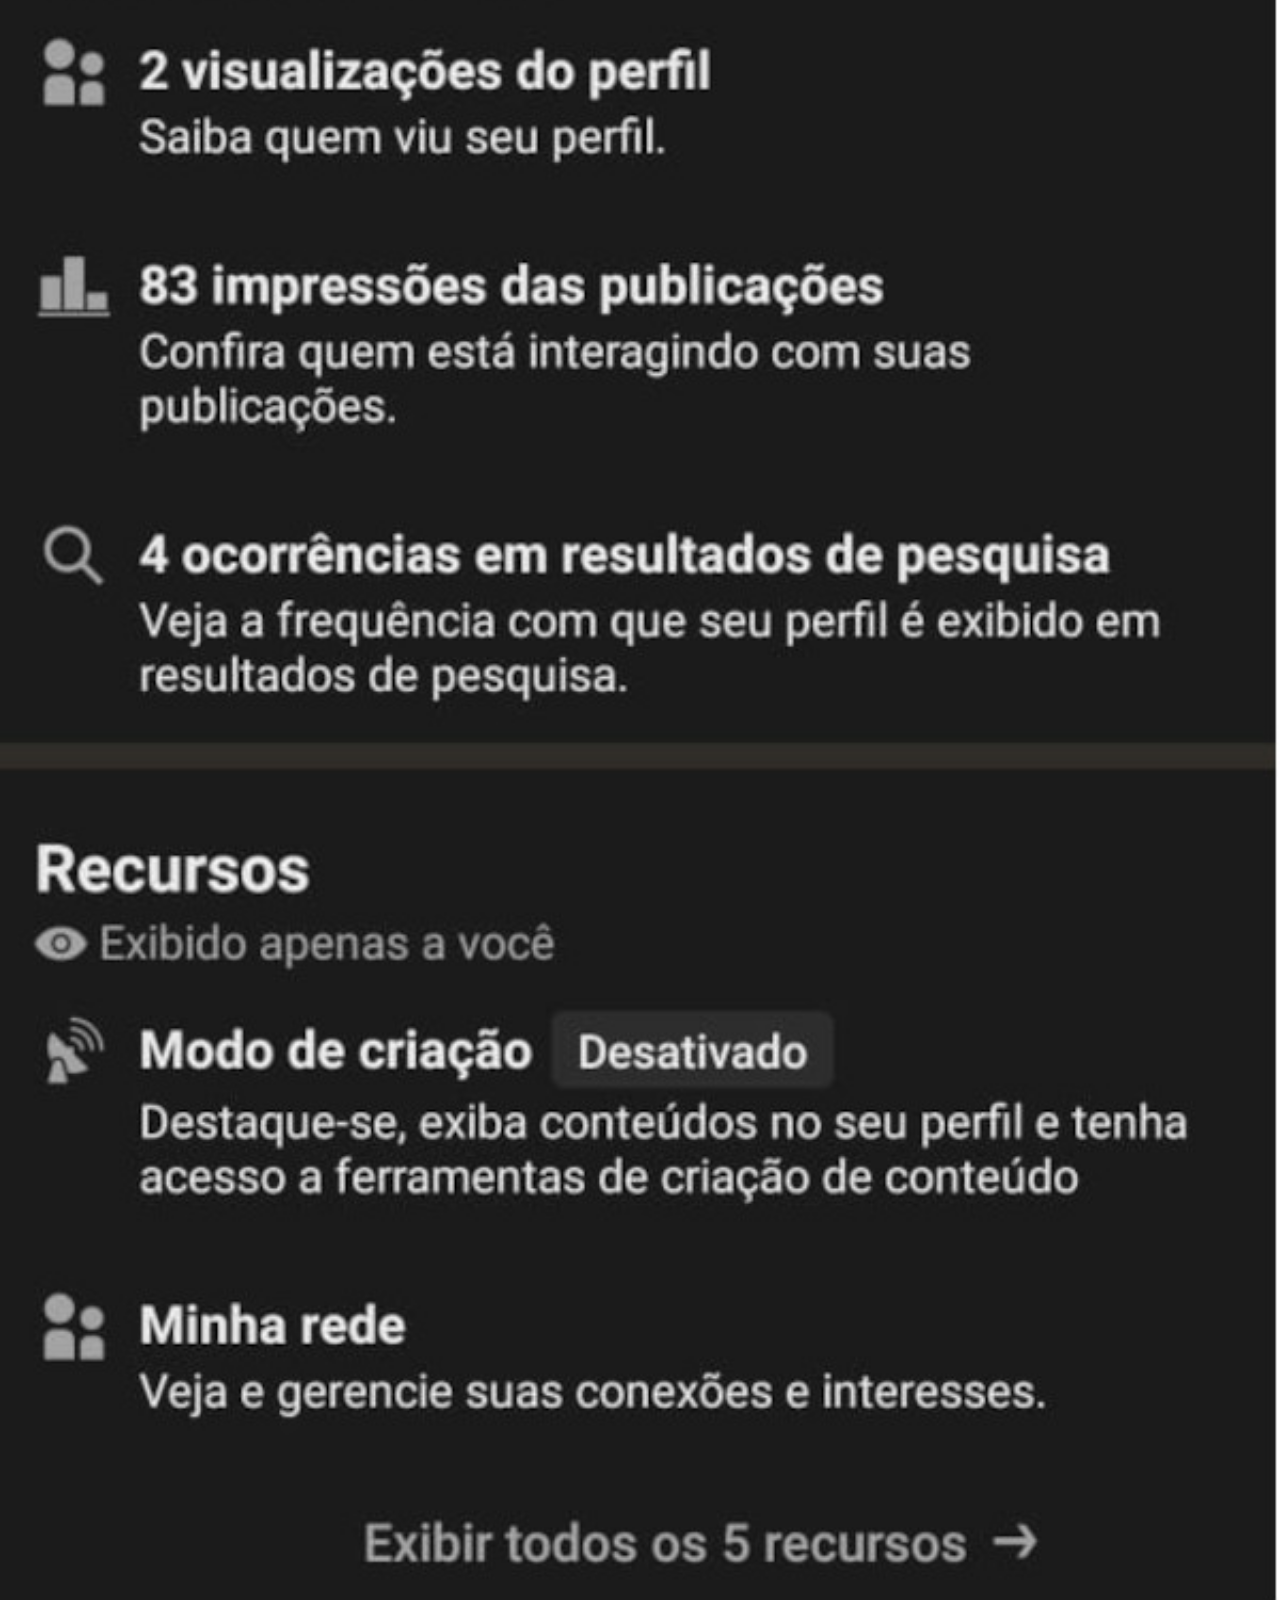
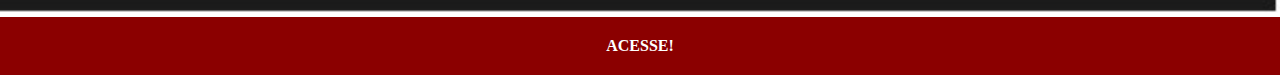
<file: linkedin.html>
<!DOCTYPE html>
<html lang="pt-br">
<head>
    <meta charset="UTF-8">
    <meta http-equiv="X-UA-Compatible" content="IE=edge">
    <meta name="viewport" content="width=device-width, initial-scale=1.0">
    <title>LinkedIn</title>
    <link rel="stylesheet" href="estilos/social.css">
</head>

<body>
    <img src="imagens/tela-linkedin.jpg" alt="Youtube">
    <a href="https://www.linkedin.com/in/alexandre-brandão-673888174/" target="_blank">ACESSE!</a>
</body>
</html>
</file>
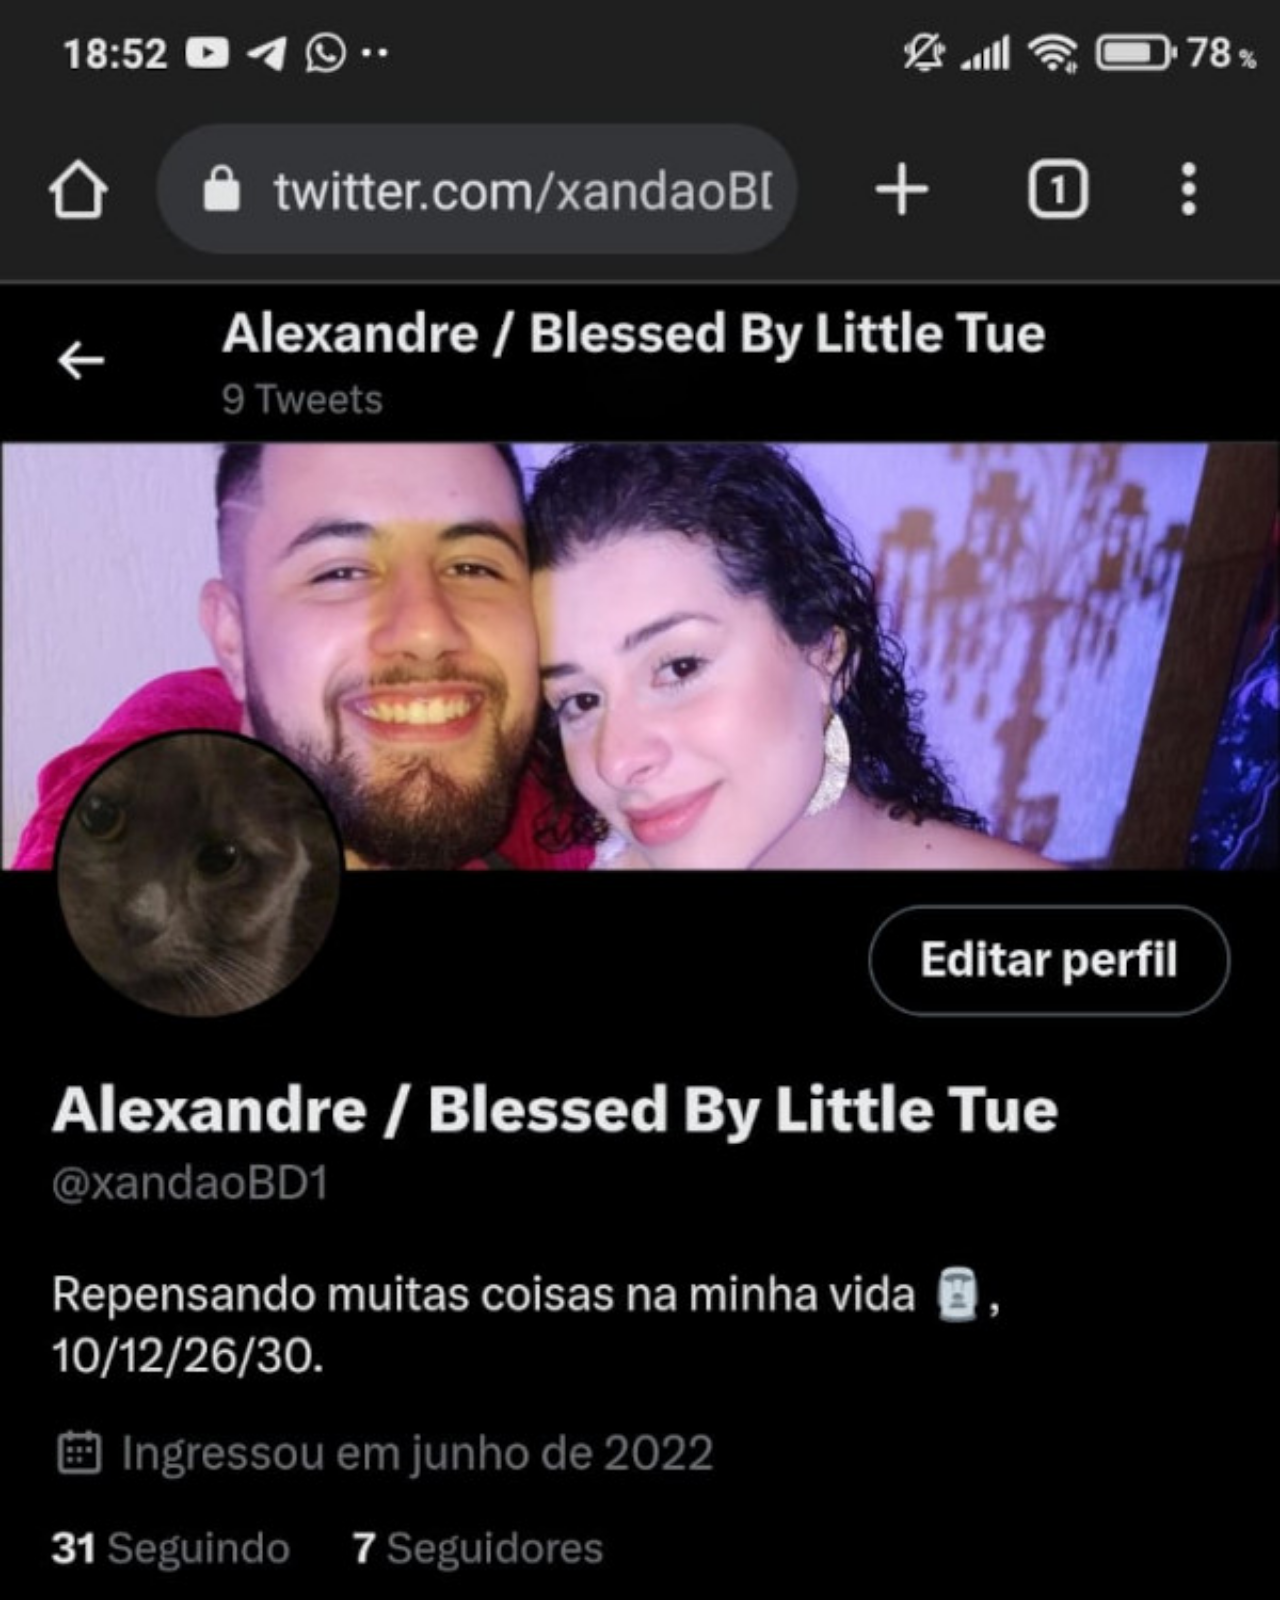
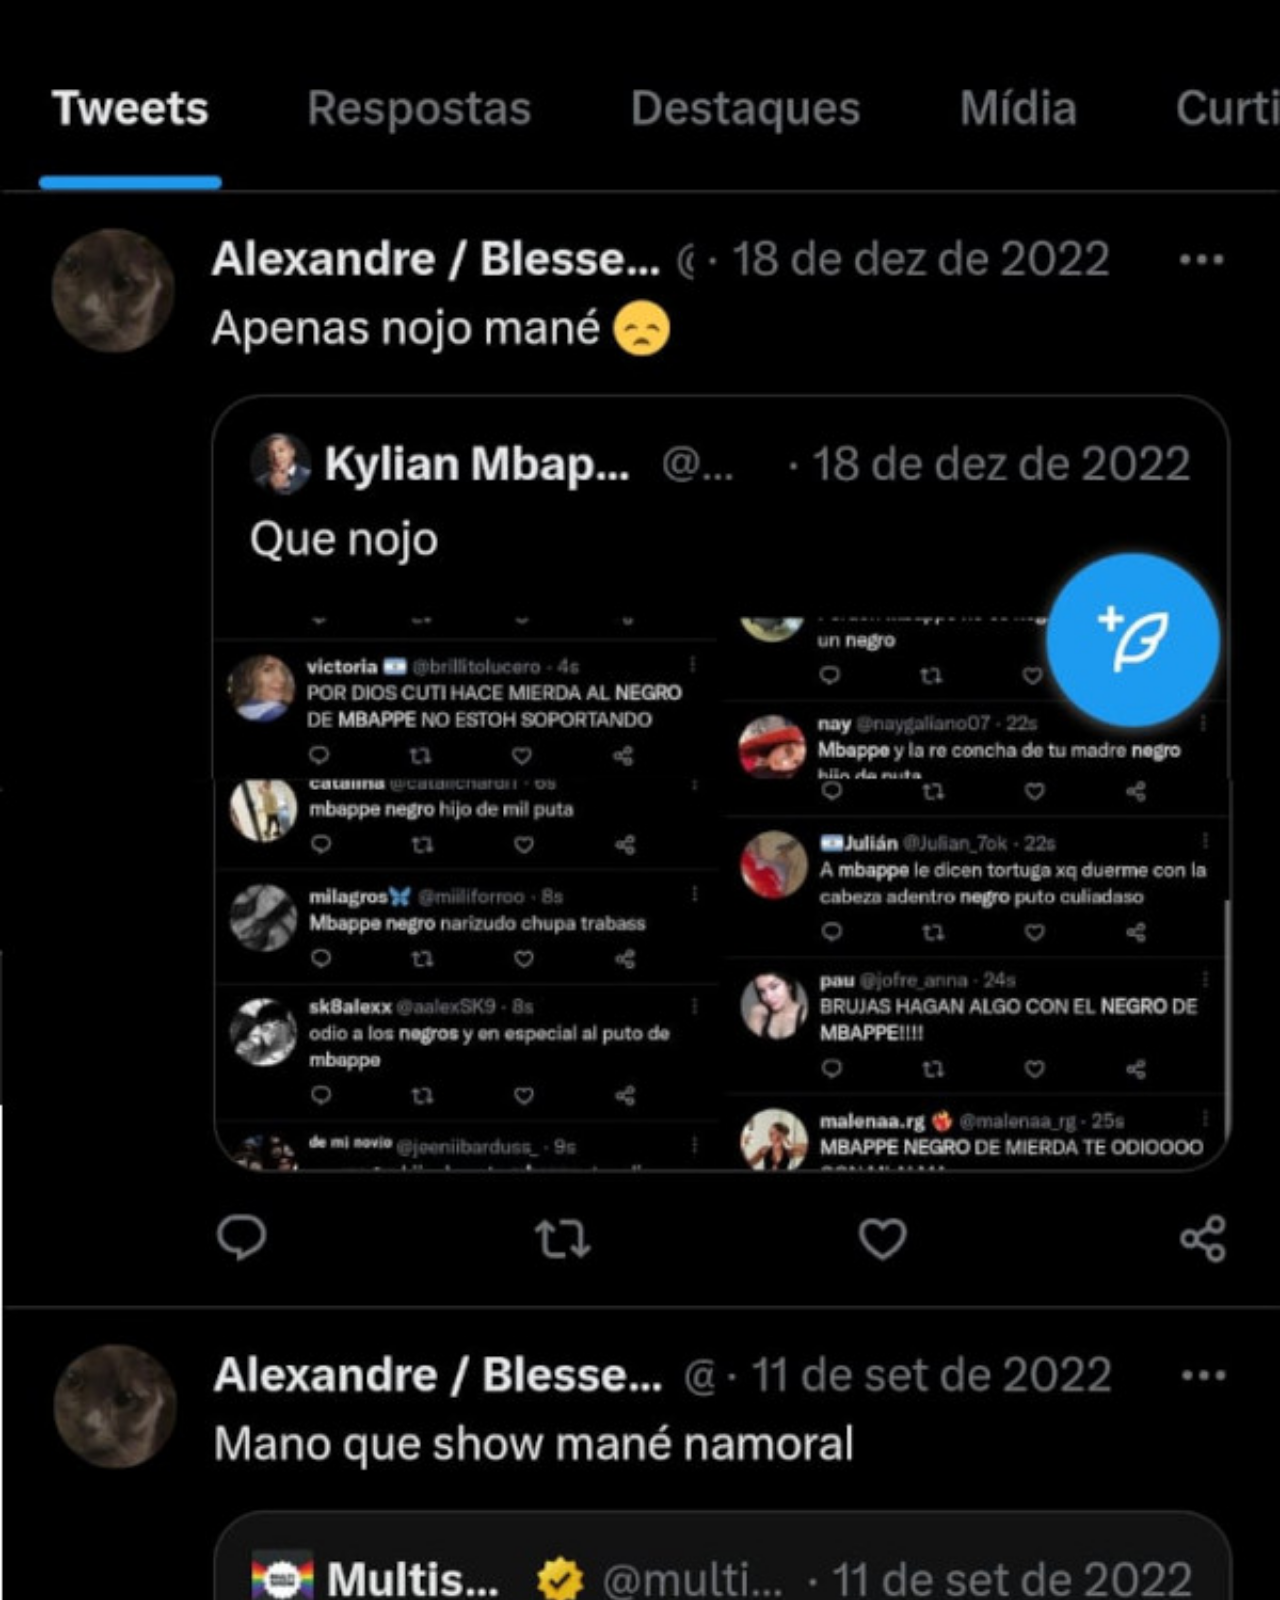
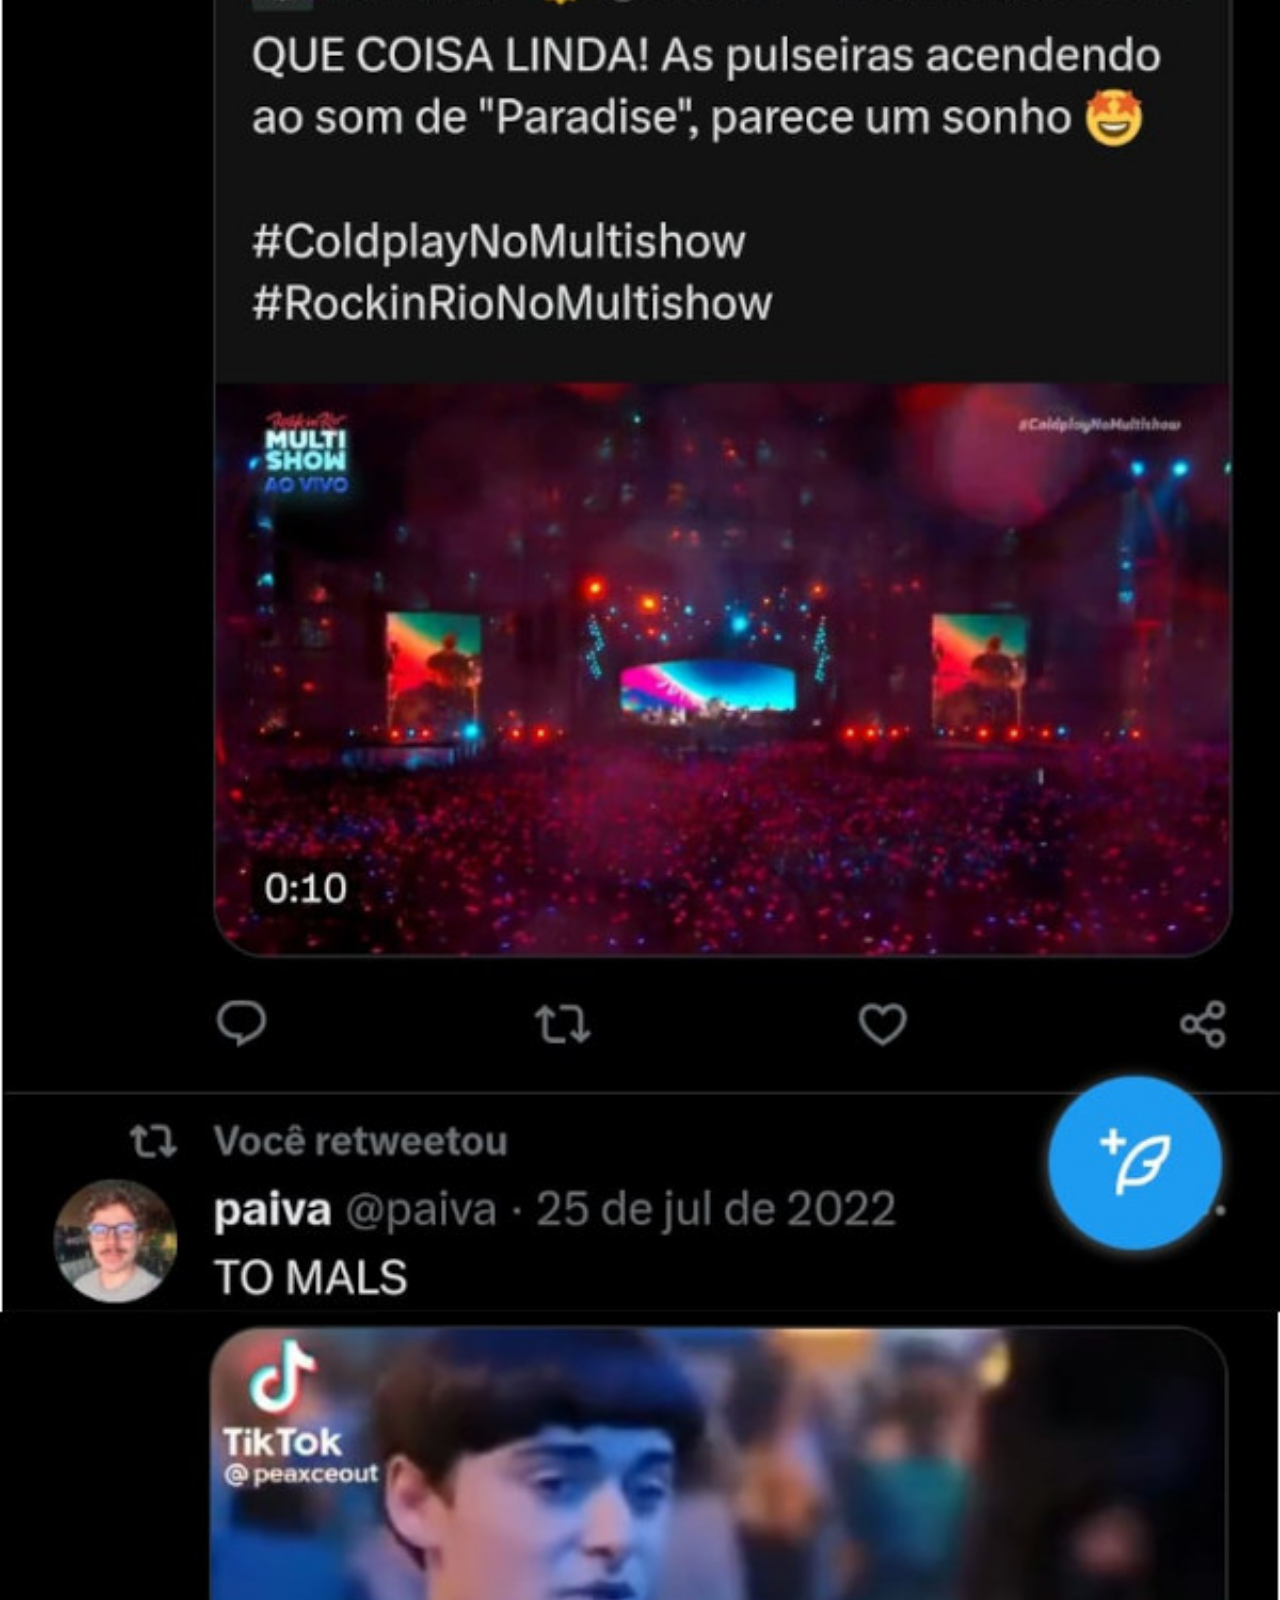
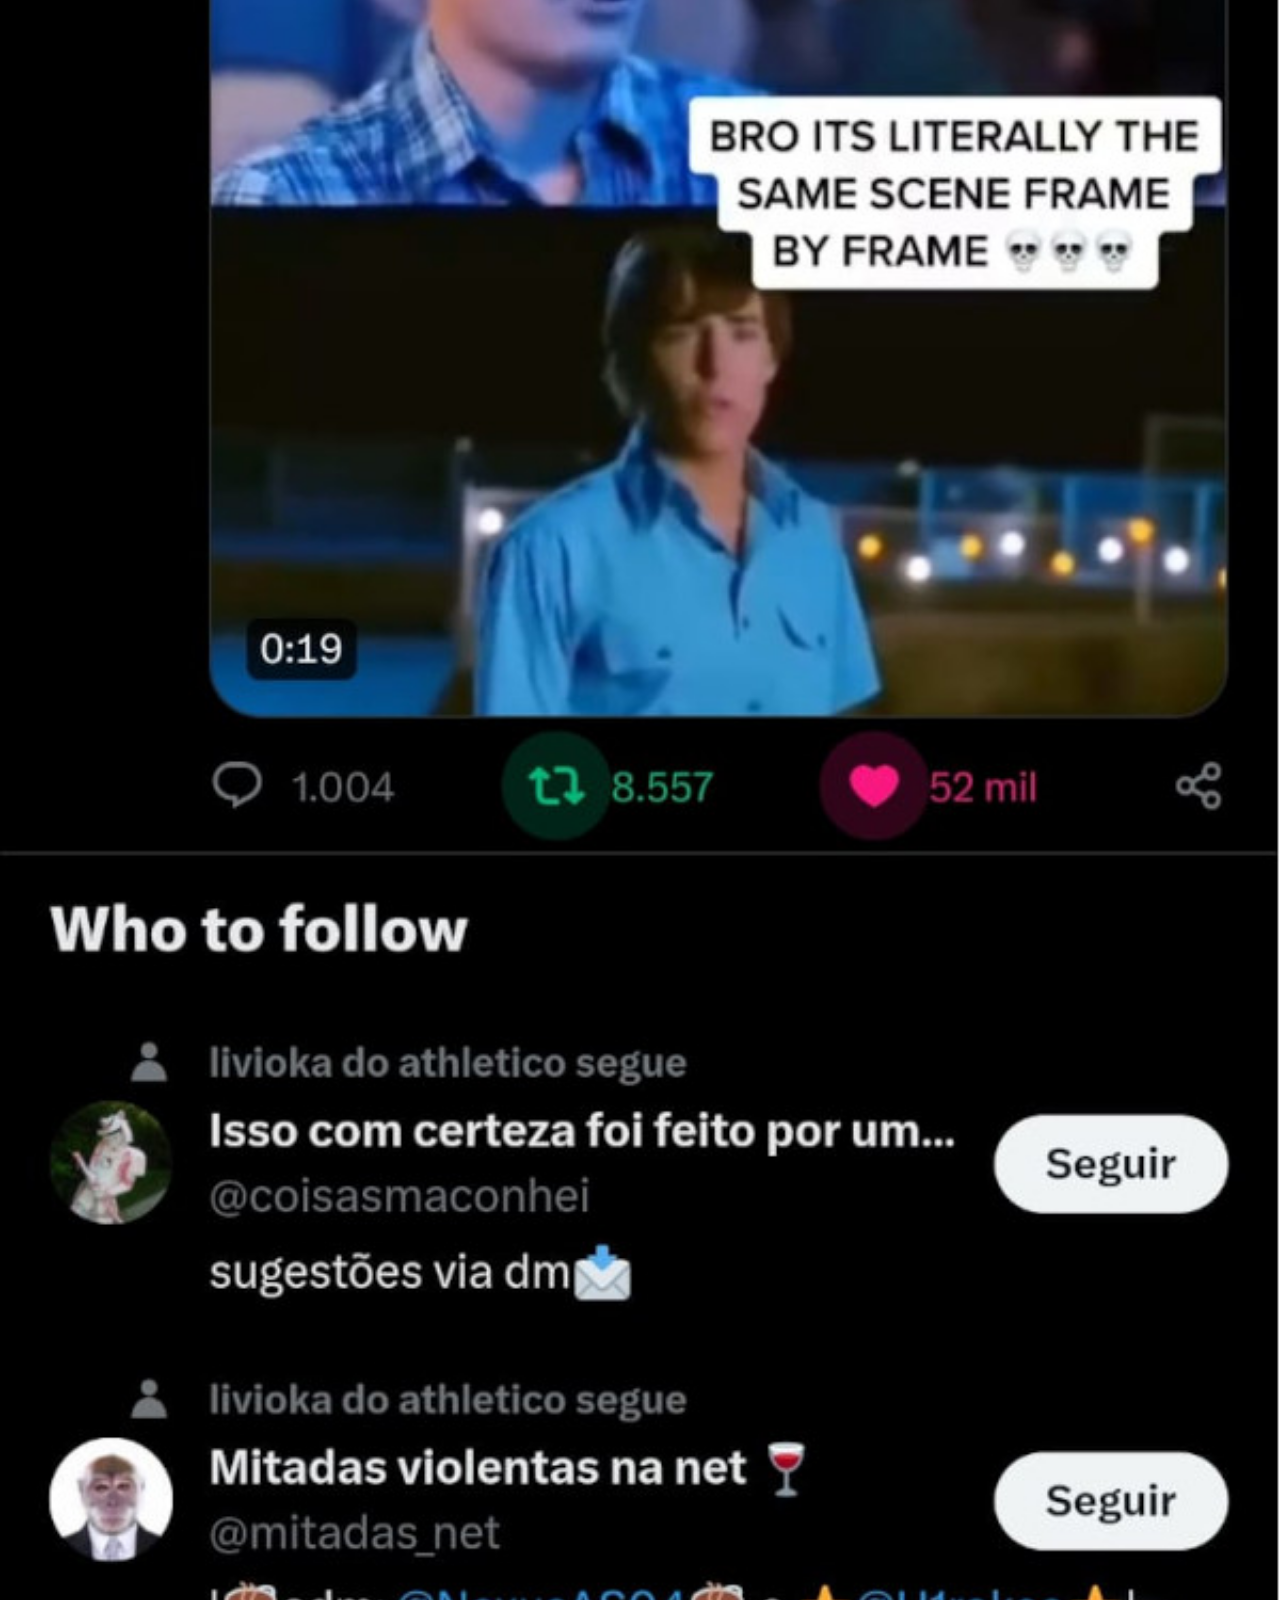
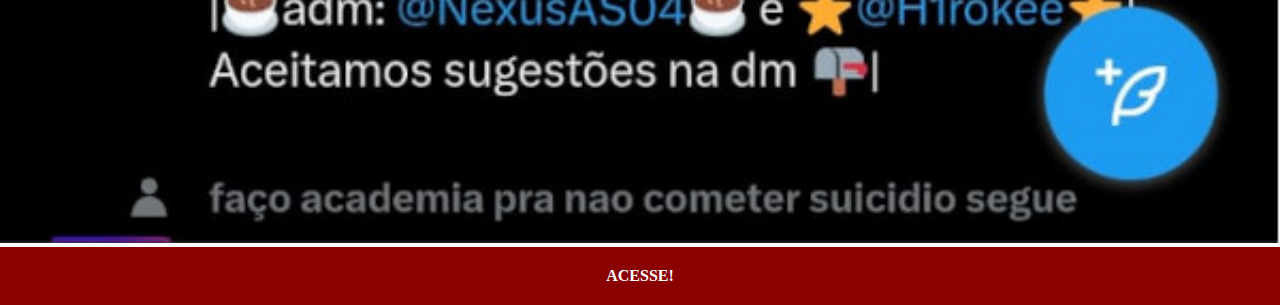
<file: twitter.html>
<!DOCTYPE html>
<html lang="pt-br">
<head>
    <meta charset="UTF-8">
    <meta http-equiv="X-UA-Compatible" content="IE=edge">
    <meta name="viewport" content="width=device-width, initial-scale=1.0">
    <title>Twitter</title>
    <link rel="stylesheet" href="estilos/social.css">
</head>
<body>
    <img src="imagens/tela-twitter.jpg" alt="Twitter">
    <a href="https://twitter.com/xandaoBD1" target="_blank">ACESSE!</a>
    
</body>
</html>
</file>
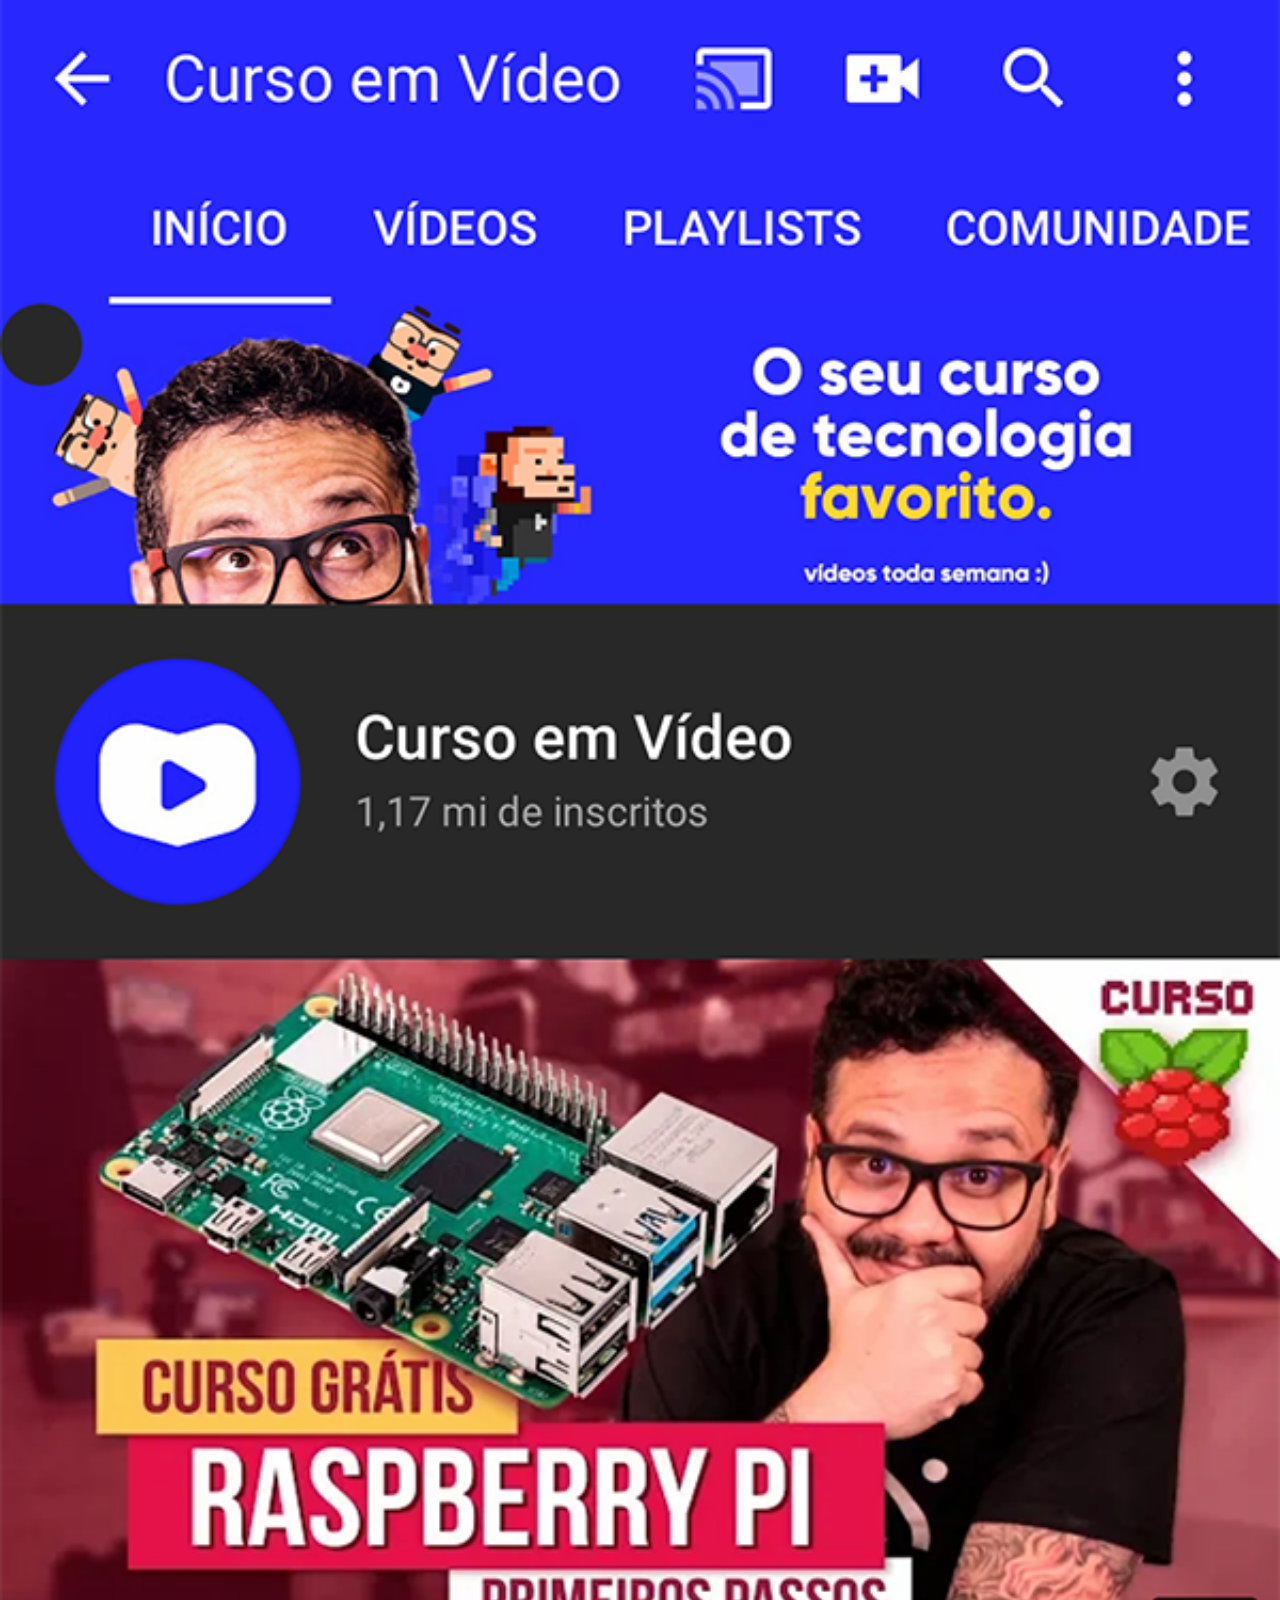
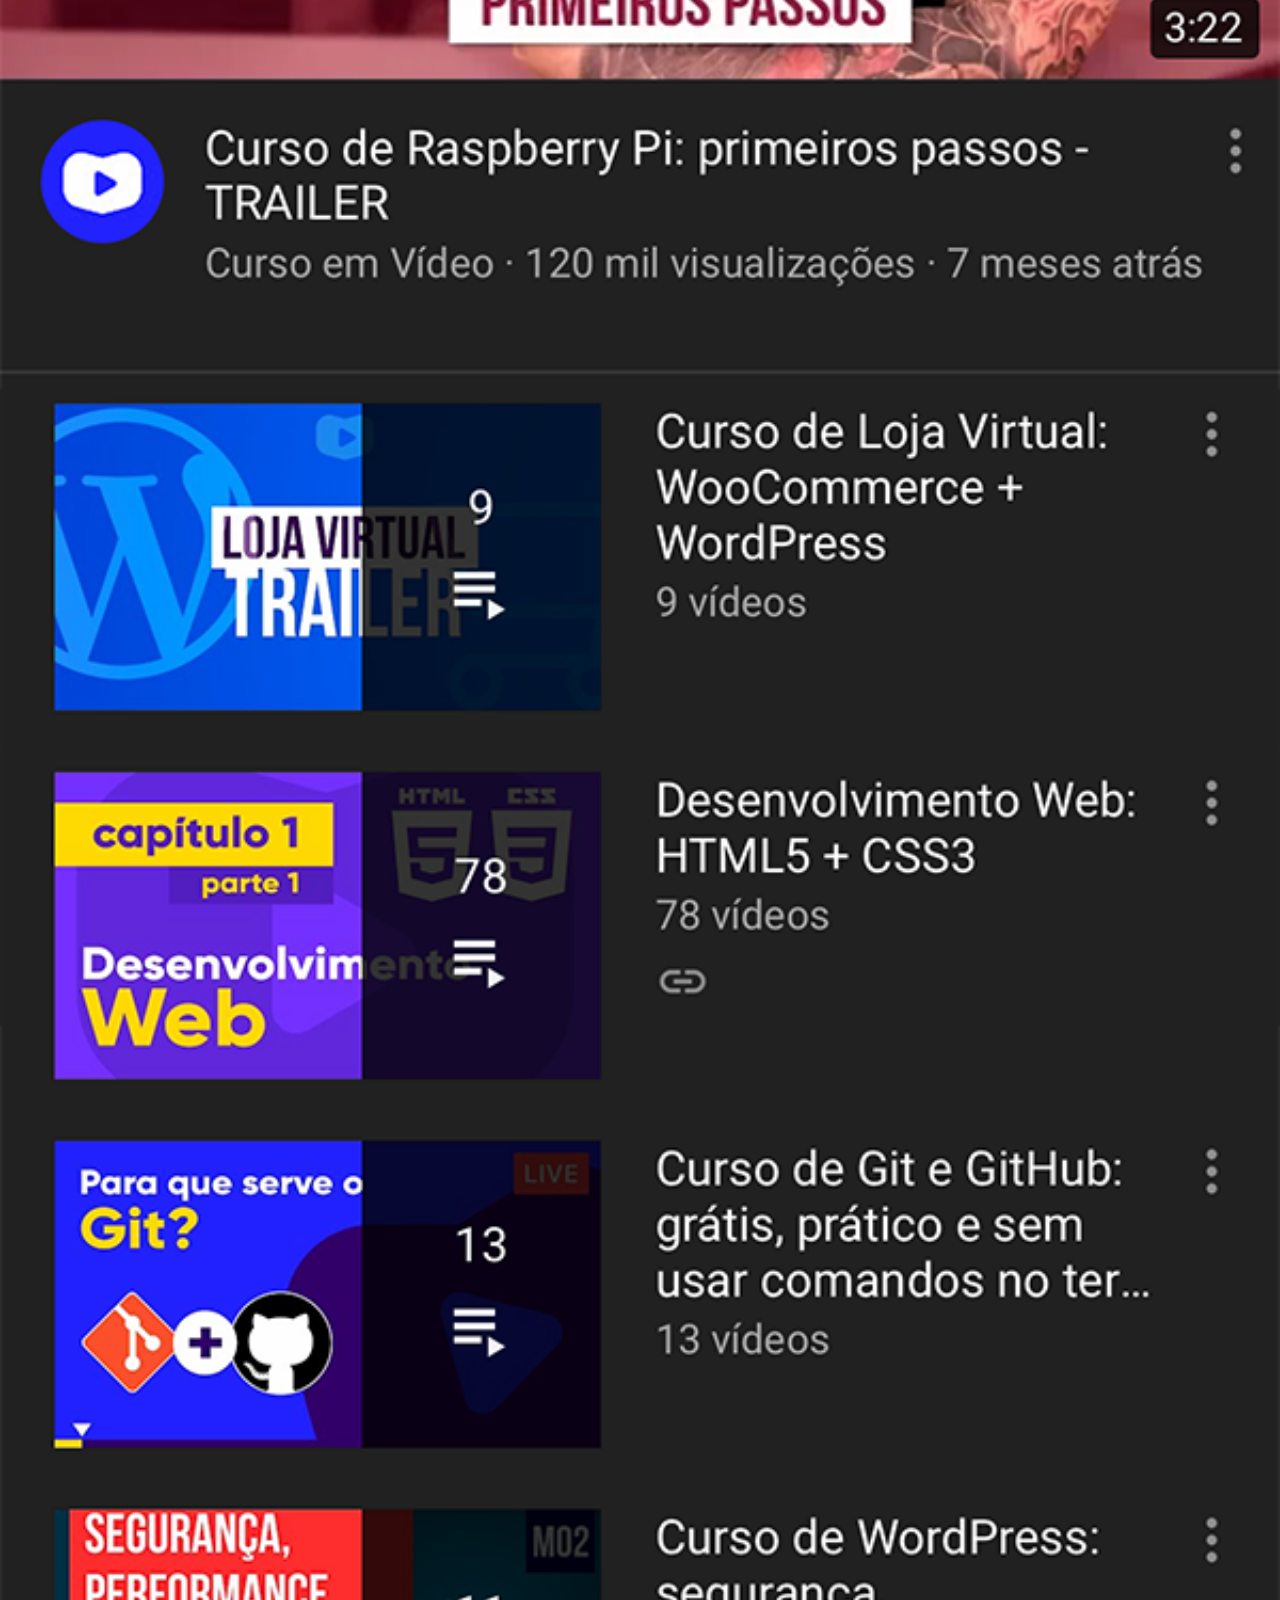
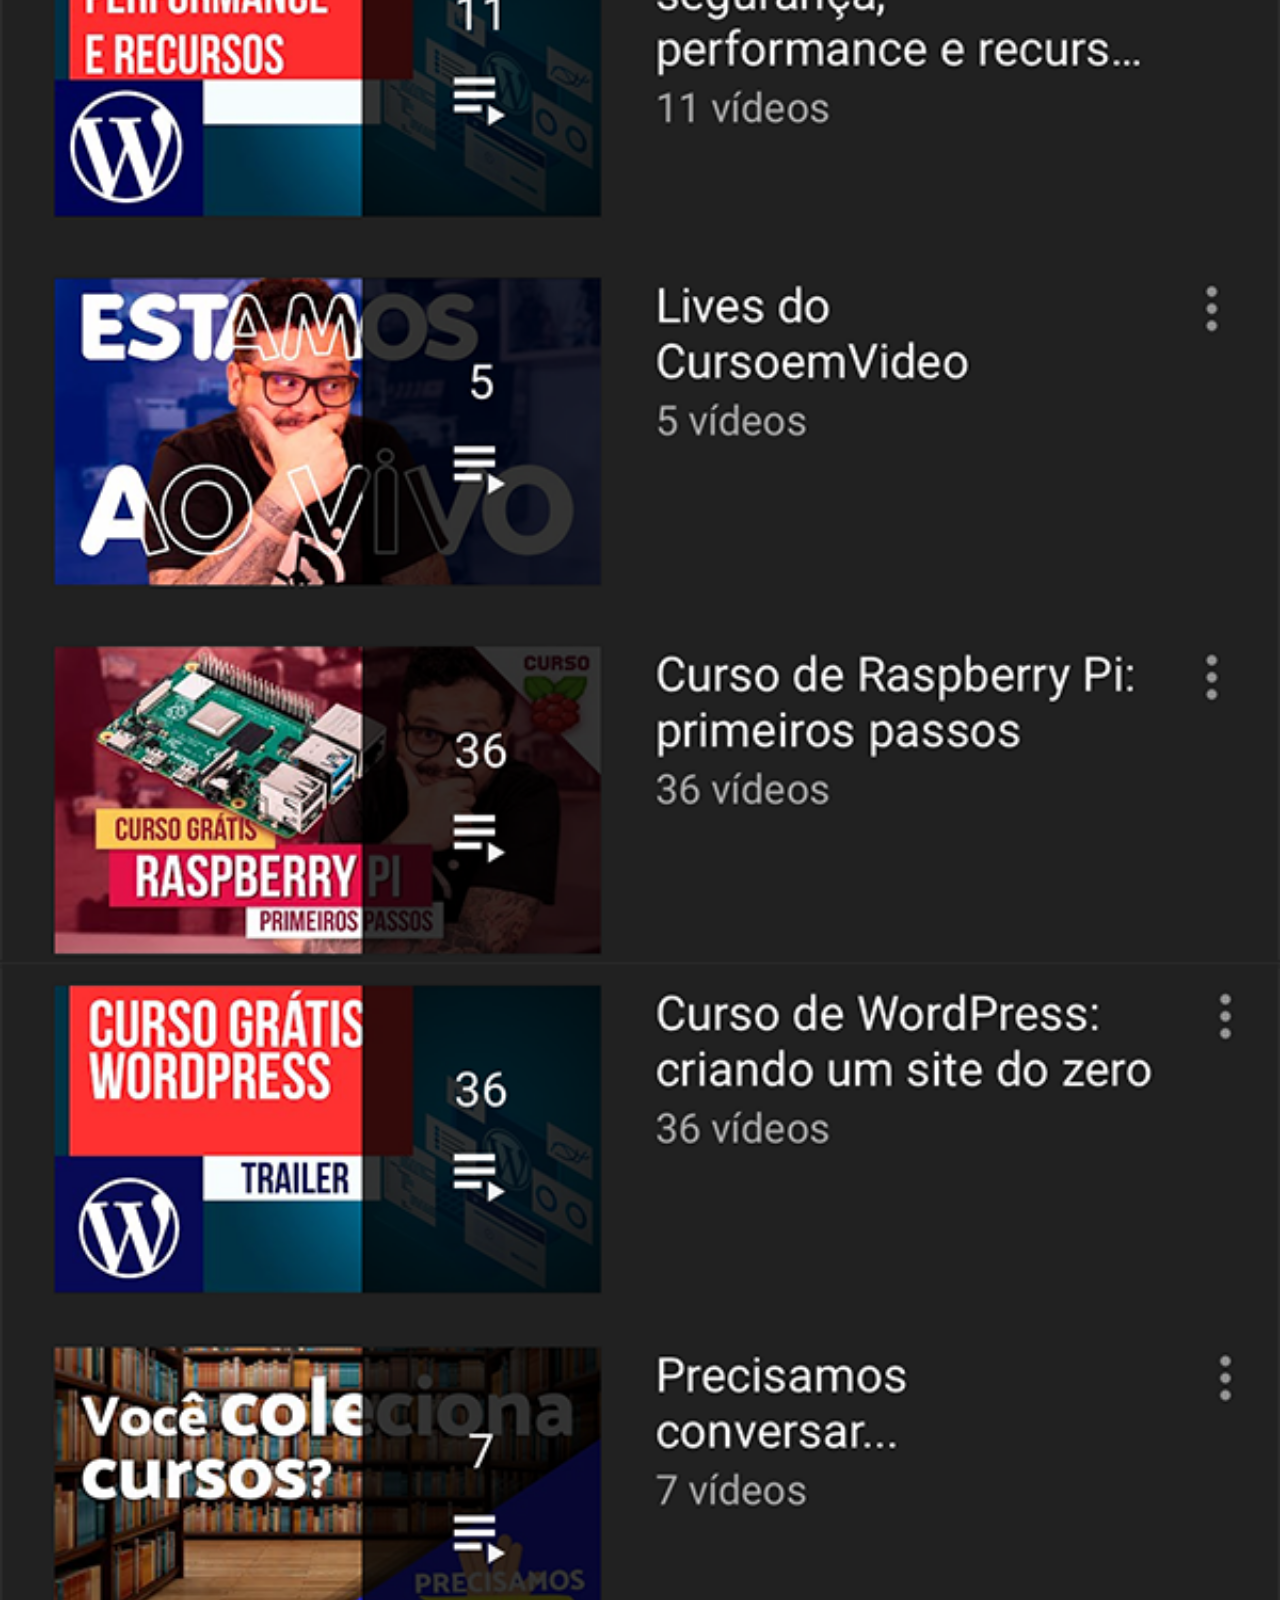
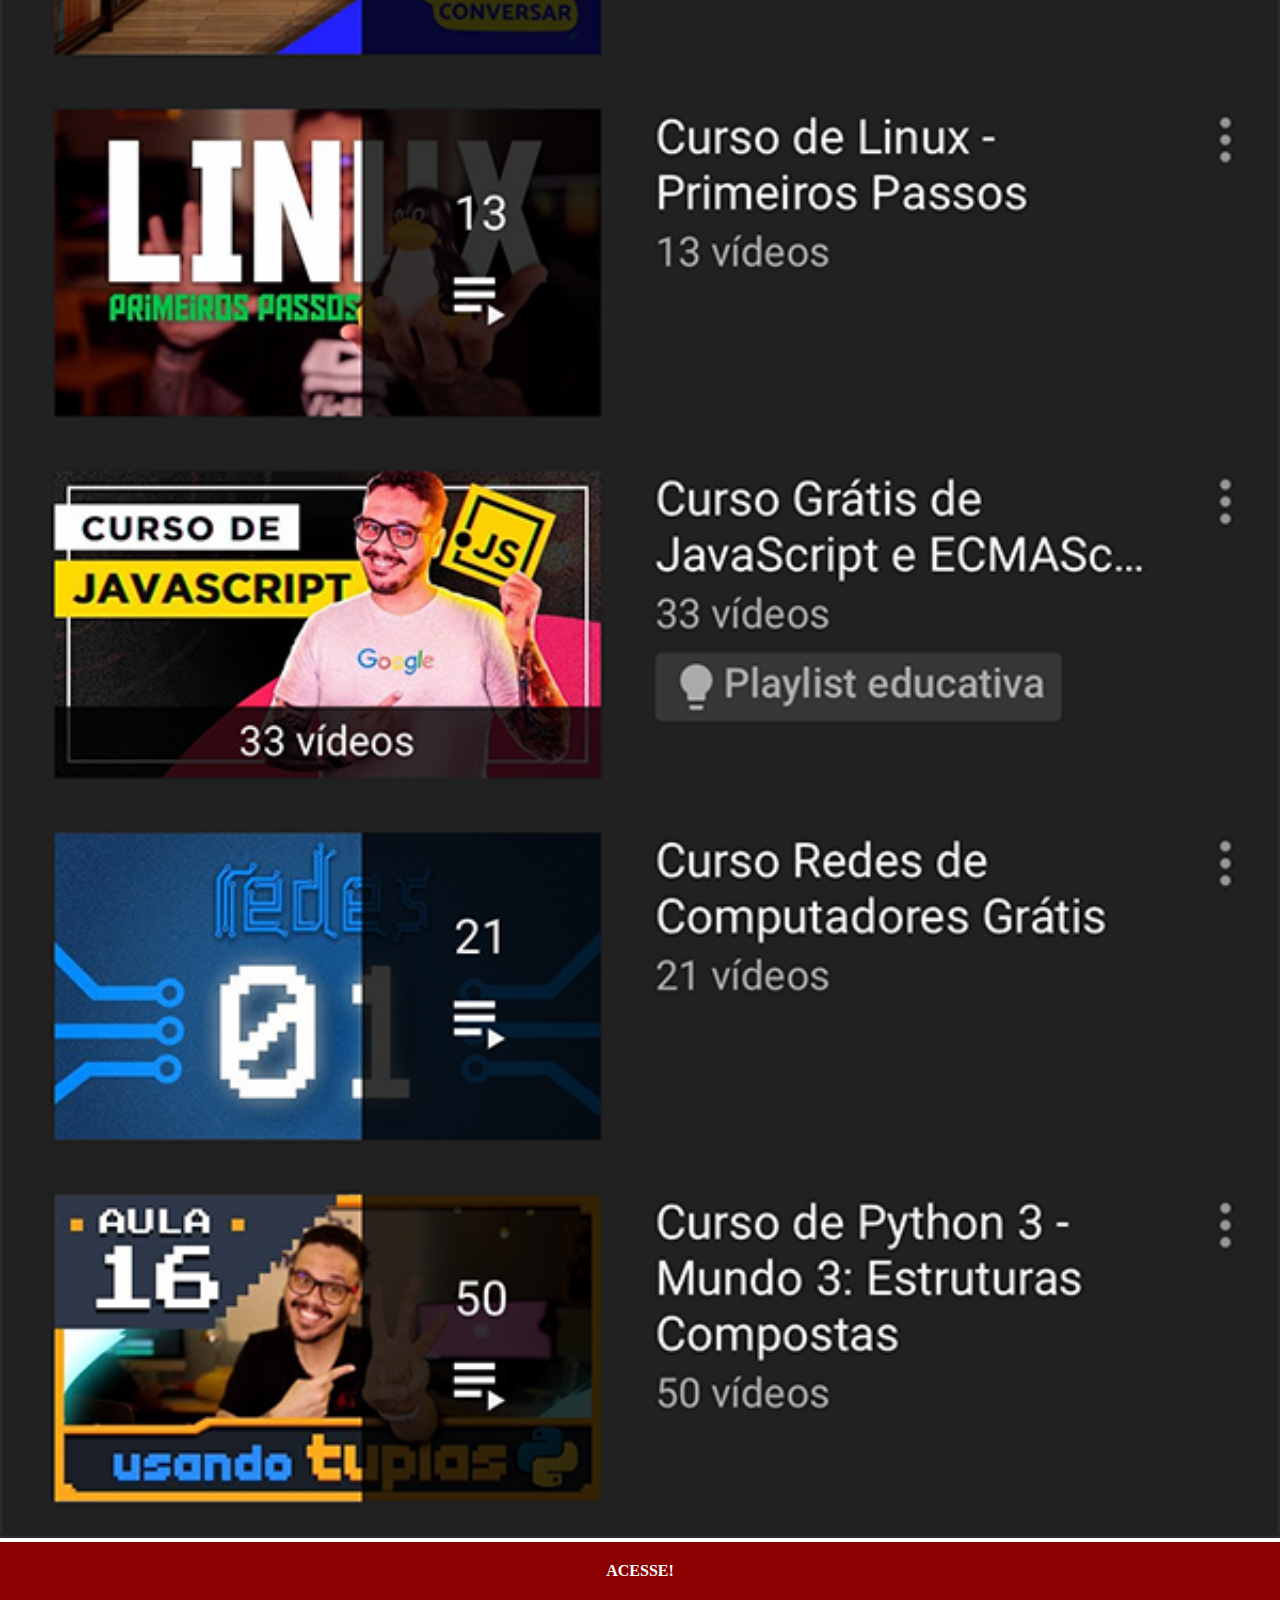
<file: youtube.html>
<!DOCTYPE html>
<html lang="pt-br">
<head>
    <meta charset="UTF-8">
    <meta http-equiv="X-UA-Compatible" content="IE=edge">
    <meta name="viewport" content="width=device-width, initial-scale=1.0">
    <title>Youtube</title>
    <link rel="stylesheet" href="estilos/social.css">
</head>

<body>
    <img src="imagens/tela-youtube.png" alt="Youtube">
    <a href="https://www.youtube.com/@alexandrebrandao1247/playlists" target="_blank">ACESSE!</a>
</body>
</html>
</file>
<file: estilos/style.css>
@charset "UTF-8";

* {
    margin: 0px;
    padding: 0px;
    font-family: Arial, Helvetica, sans-serif;
}

html, body {
    height: 100vh;
    width: 100vw;
    background-color: black;
}

body {
    background: url(../imagens/fundo-madeira.jpg) no-repeat top center;
    background-size: cover;
    background-attachment: fixed;
}

main {
    position: relative;
    height: 100vh;
}

section#cel{
    position: absolute;
    top: 50%;
    left: 50%;
    transform: translate(-50%, -50%);

    height: 627px;
    width: 311px;
    background: url(../imagens/frame-iphone.png) no-repeat;
}

iframe#tela {
    position: relative;
    top: 80px;
    left: 22px;
    width: 267px;
    height: 471px;
}

section#sociais {
    text-align: right;
}

section#sociais img {
    width: 50px;
    margin: 10px;
    border-radius: 50%;
    box-shadow: 2px 2px 5px rgba(0, 0, 0, 0.400);
    box-sizing: border-box;
}

section#sociais img:hover {
    border: 2px solid rgba(255, 255, 255, 0.600);
    transform: translate(-2px, -2px);
    box-shadow: 5px 5px 10px rgba(0, 0, 0, 0.603);
    transition: transform .5s, border .6s;
}
</file>
<file: estilos/social.css>
@charset "UTF-8";

* {
    margin: 0px;
    padding: 0px;
}


::-webkit-scrollbar {
    width: 0px;
    height: 0px;
}

img{
    width: 100vw;
}

a{
    display: block;
    background-color: darkred;
    color: white;
    padding: 20px;
    text-align: center;
    font-weight: bolder;
    text-decoration: none;
}

a:hover {
    background-color: red;
}
</file>
